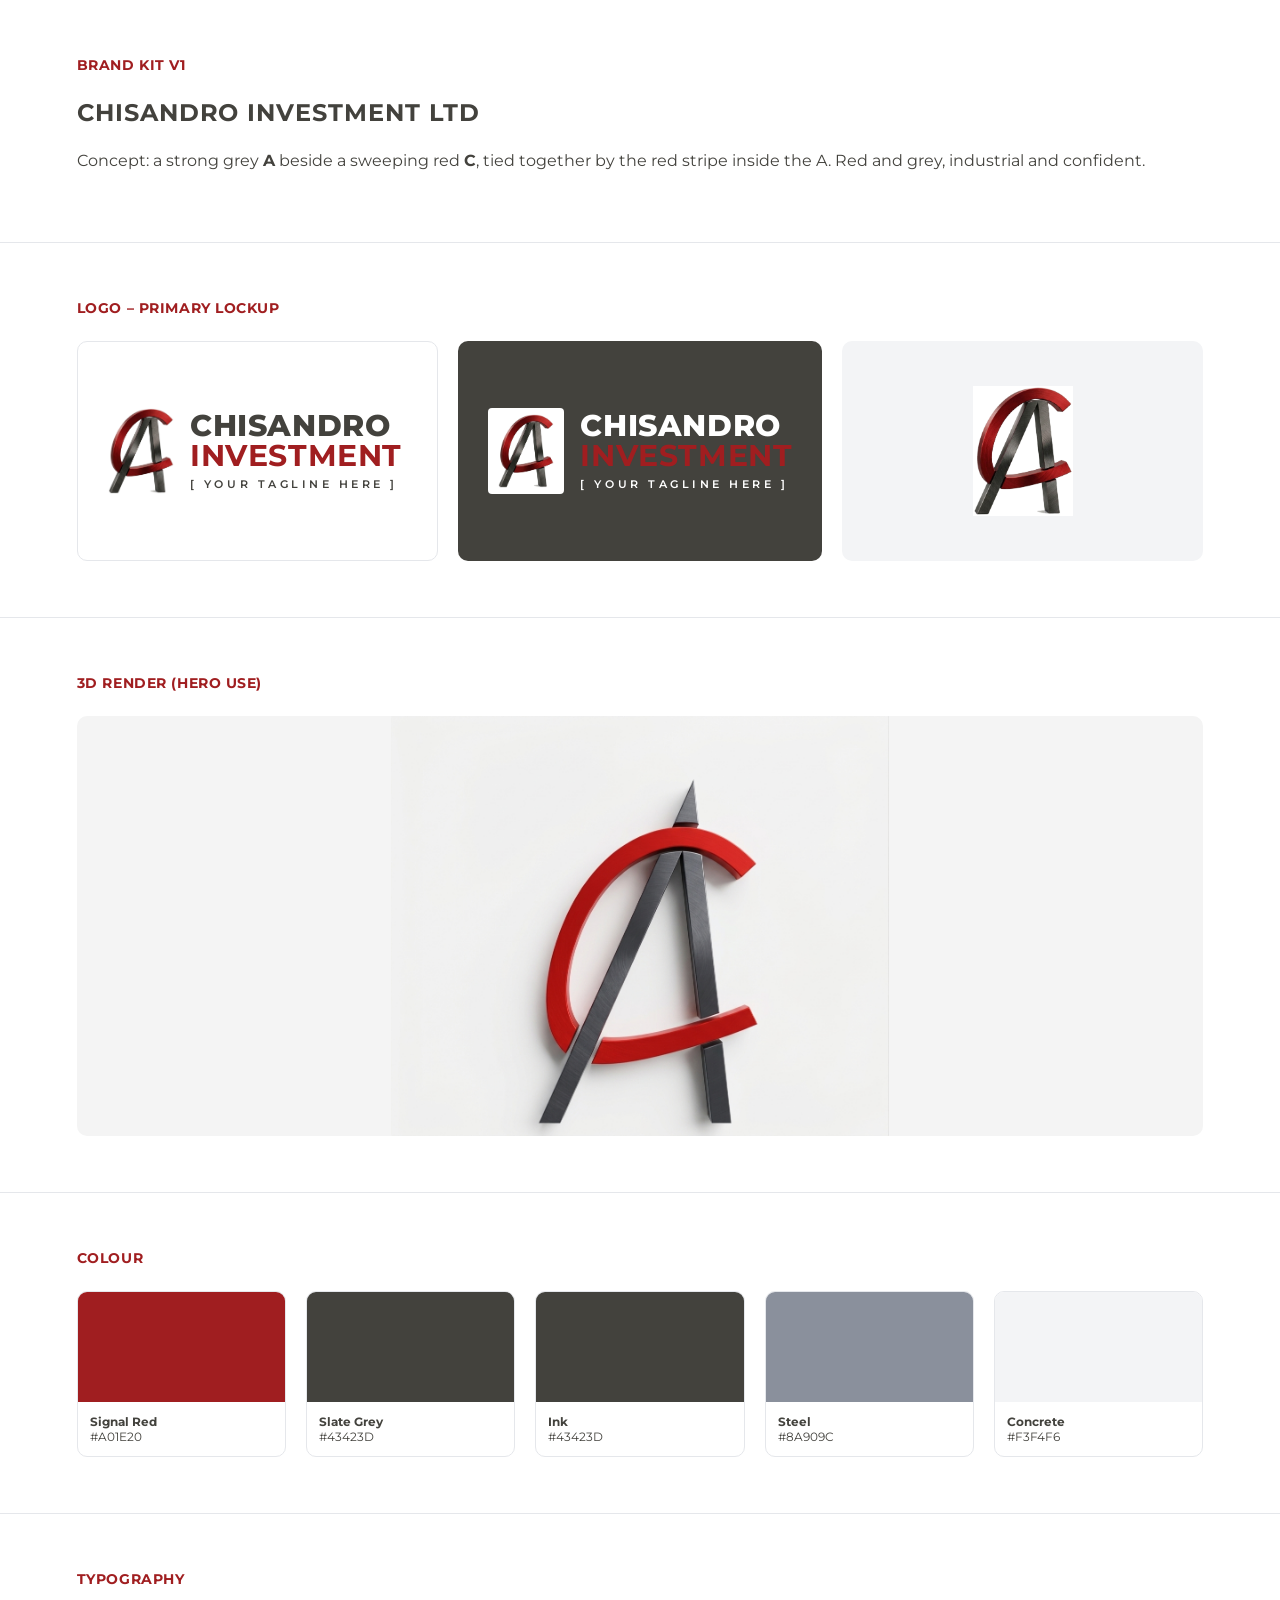
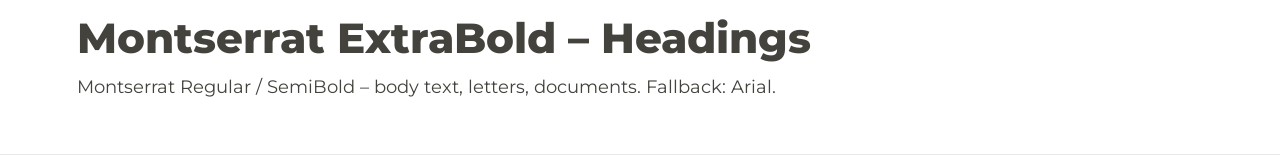
<file: brand/brand-kit.html>
<!doctype html>
<html lang="en"><head><meta charset="utf-8"><meta name="viewport" content="width=device-width,initial-scale=1">
<title>Chisandro Investment LTD – Brand Kit</title>
<link href="https://fonts.googleapis.com/css2?family=Montserrat:wght@400;600;800&display=swap" rel="stylesheet">
<style>
:root{--red:#A01E20;--ink:#43423D;--grey:#43423D;--mid:#8A909C;--light:#F3F4F6}
*{box-sizing:border-box}body{margin:0;font-family:Montserrat,Arial,sans-serif;color:var(--ink);background:#fff}
section{padding:56px 6vw;border-bottom:1px solid #e5e7eb}
h1,h2{margin:0 0 24px;letter-spacing:.04em;text-transform:uppercase}h2{font-size:14px;color:var(--red)}
.row{display:flex;flex-wrap:wrap;gap:20px}
.box{flex:1 1 260px;min-height:220px;display:flex;align-items:center;justify-content:center;border-radius:10px;padding:30px}
.lock{display:flex;align-items:center;gap:16px}
.lock img{height:86px;width:auto}
.name{font-weight:800;font-size:30px;line-height:1;letter-spacing:.02em}
.name b{color:var(--red)}
.sub{font-size:11px;letter-spacing:.32em;margin-top:6px;font-weight:600}
.sw{flex:1 1 150px;border-radius:10px;overflow:hidden;border:1px solid #e5e7eb}
.sw i{display:block;height:110px}.sw p{margin:0;padding:12px;font-size:12px}
</style></head><body>
<section><h2>Brand kit v1</h2><h1>Chisandro Investment LTD</h1><p>Concept: a strong grey <b>A</b> beside a sweeping red <b>C</b>, tied together by the red stripe inside the A. Red and grey, industrial and confident.</p></section>
<section><h2>Logo – primary lockup</h2>
<div class="row">
<div class="box" style="background:#fff;border:1px solid #e5e7eb">
 <div class="lock"><img src="chisandro-logo-3d.png" alt="Chisandro logo">
 <div><div class="name">CHISANDRO <b>INVESTMENT</b></div><div class="sub">[ YOUR TAGLINE HERE ]</div></div></div></div>
<div class="box" style="background:var(--grey)">
 <div class="lock"><img style="background:#fff;padding:6px 10px;border-radius:4px" src="chisandro-logo-3d.png" alt="Chisandro logo">
 <div style="color:#fff"><div class="name">CHISANDRO <b>INVESTMENT</b></div><div class="sub">[ YOUR TAGLINE HERE ]</div></div></div></div>
<div class="box" style="background:var(--light)"><img src="chisandro-logo-3d.png" height="130" alt="mark"></div>
</div></section>
<section><h2>3D render (hero use)</h2><div class="row"><div class="box" style="background:#f4f4f4;padding:0;overflow:hidden"><img src="logo-3d-render.jpg" alt="3D render of the Chisandro logo" style="max-width:100%;max-height:420px"></div></div></section>
<section><h2>Colour</h2><div class="row">
<div class="sw"><i style="background:#A01E20"></i><p><b>Signal Red</b><br>#A01E20</p></div>
<div class="sw"><i style="background:#43423D"></i><p><b>Slate Grey</b><br>#43423D</p></div>
<div class="sw"><i style="background:#43423D"></i><p><b>Ink</b><br>#43423D</p></div>
<div class="sw"><i style="background:#8A909C"></i><p><b>Steel</b><br>#8A909C</p></div>
<div class="sw"><i style="background:#F3F4F6"></i><p><b>Concrete</b><br>#F3F4F6</p></div>
</div></section>
<section><h2>Typography</h2>
<p style="font-size:42px;font-weight:800;margin:0">Montserrat ExtraBold – Headings</p>
<p style="font-size:18px;margin:12px 0 0">Montserrat Regular / SemiBold – body text, letters, documents. Fallback: Arial.</p></section>
</body></html>
</file>
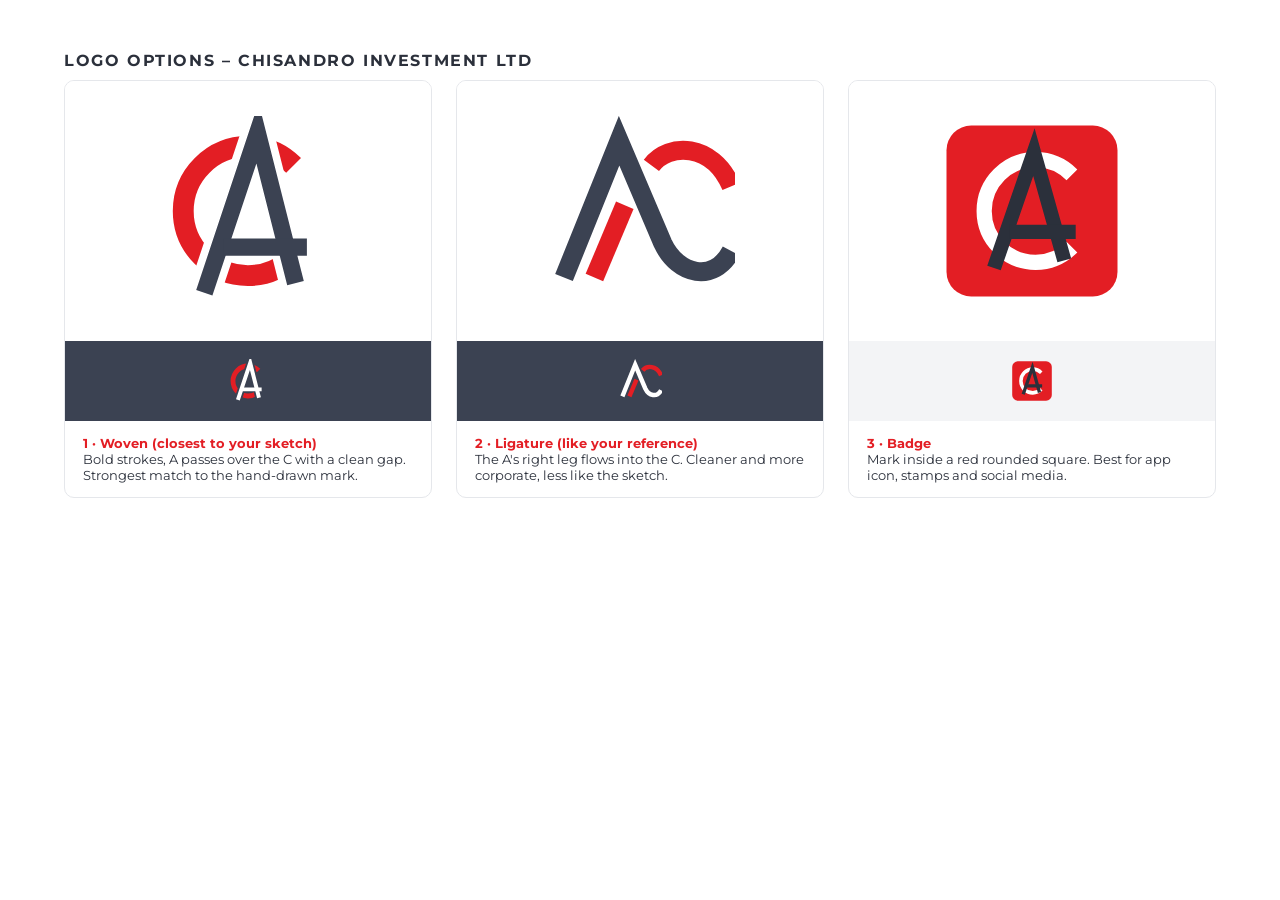
<file: brand/logo-options.html>
<!doctype html>
<html lang="en"><head><meta charset="utf-8"><title>Chisandro – Logo Options</title>
<link href="https://fonts.googleapis.com/css2?family=Montserrat:wght@600;800&display=swap" rel="stylesheet">
<style>
body{margin:0;padding:40px 5vw;font-family:Montserrat,Arial,sans-serif;color:#2B303B;background:#fff}
h1{font-size:16px;letter-spacing:.1em;text-transform:uppercase}
.row{display:grid;grid-template-columns:repeat(auto-fit,minmax(300px,1fr));gap:24px}
.opt{border:1px solid #e5e7eb;border-radius:10px;overflow:hidden}
.big{height:260px;display:flex;align-items:center;justify-content:center;background:#fff}
.big svg{width:190px;height:190px}
.small{display:flex;gap:30px;align-items:center;justify-content:center;padding:18px;background:#F3F4F6}.small.dark{background:#3B4252}
.small svg{height:44px;width:44px}
.lbl{padding:14px 18px;font-size:13px}.lbl b{color:#E31E24}
.lock{display:flex;align-items:center;gap:12px;padding:18px;justify-content:center}
.lock svg{width:64px;height:64px}.n{font-weight:800;font-size:20px;line-height:1}.n i{font-style:normal;color:#E31E24}
</style></head><body>
<h1>Logo options – Chisandro Investment LTD</h1>
<div class="row">

<!-- Option 1: sketch-faithful woven -->
<div class="opt">
<div class="big"><svg viewBox="0 0 200 200">
<path d="M148 52 A68 68 0 1 0 148 148" fill="none" stroke="#E31E24" stroke-width="22"/>
<path d="M54 186 L110 18 L150 176" fill="none" stroke="#fff" stroke-width="34" stroke-linejoin="miter"/>
<path d="M54 186 L110 18 L150 176" fill="none" stroke="#3B4252" stroke-width="18" stroke-linejoin="miter" stroke-miterlimit="10"/>
<path d="M74 138 L162 138" stroke="#3B4252" stroke-width="18"/>
</svg></div>
<div class="small dark"><svg viewBox="0 0 200 200"><path d="M148 52 A68 68 0 1 0 148 148" fill="none" stroke="#E31E24" stroke-width="22"/><path d="M54 186 L110 18 L150 176" fill="none" stroke="#3B4252" stroke-width="34"/><path d="M54 186 L110 18 L150 176" fill="none" stroke="#fff" stroke-width="18" stroke-miterlimit="10"/><path d="M74 138 L162 138" stroke="#fff" stroke-width="18"/></svg></div>
<div class="lbl"><b>1 · Woven (closest to your sketch)</b><br>Bold strokes, A passes over the C with a clean gap. Strongest match to the hand-drawn mark.</div></div>

<!-- Option 2: ligature like reference -->
<div class="opt">
<div class="big"><svg viewBox="0 0 200 200">
<path d="M20 170 L78 26 L124 134 C140 168 178 176 196 142" fill="none" stroke="#3B4252" stroke-width="20" stroke-linejoin="miter" stroke-miterlimit="10"/>
<path d="M196 74 C176 28 130 28 112 52" fill="none" stroke="#E31E24" stroke-width="20"/>
<path d="M52 170 L84 94" stroke="#E31E24" stroke-width="20"/>
</svg></div>
<div class="small dark"><svg viewBox="0 0 200 200"><path d="M20 170 L78 26 L124 134 C140 168 178 176 196 142" fill="none" stroke="#fff" stroke-width="20" stroke-miterlimit="10"/><path d="M196 74 C176 28 130 28 112 52" fill="none" stroke="#E31E24" stroke-width="20"/><path d="M52 170 L84 94" stroke="#E31E24" stroke-width="20"/></svg></div>
<div class="lbl"><b>2 · Ligature (like your reference)</b><br>The A's right leg flows into the C. Cleaner and more corporate, less like the sketch.</div></div>

<!-- Option 3: badge -->
<div class="opt">
<div class="big"><svg viewBox="0 0 200 200">
<rect x="10" y="10" width="180" height="180" rx="26" fill="#E31E24"/>
<path d="M142 62 A54 54 0 1 0 142 138" fill="none" stroke="#fff" stroke-width="16"/>
<path d="M60 160 L102 38 L134 152" fill="none" stroke="#2B303B" stroke-width="15" stroke-miterlimit="10"/>
<path d="M76 122 L146 122" stroke="#2B303B" stroke-width="15"/>
</svg></div>
<div class="small"><svg viewBox="0 0 200 200"><rect x="10" y="10" width="180" height="180" rx="26" fill="#E31E24"/><path d="M142 62 A54 54 0 1 0 142 138" fill="none" stroke="#fff" stroke-width="16"/><path d="M60 160 L102 38 L134 152" fill="none" stroke="#2B303B" stroke-width="15" stroke-miterlimit="10"/><path d="M76 122 L146 122" stroke="#2B303B" stroke-width="15"/></svg></div>
<div class="lbl"><b>3 · Badge</b><br>Mark inside a red rounded square. Best for app icon, stamps and social media.</div></div>

</div></body></html>
</file>
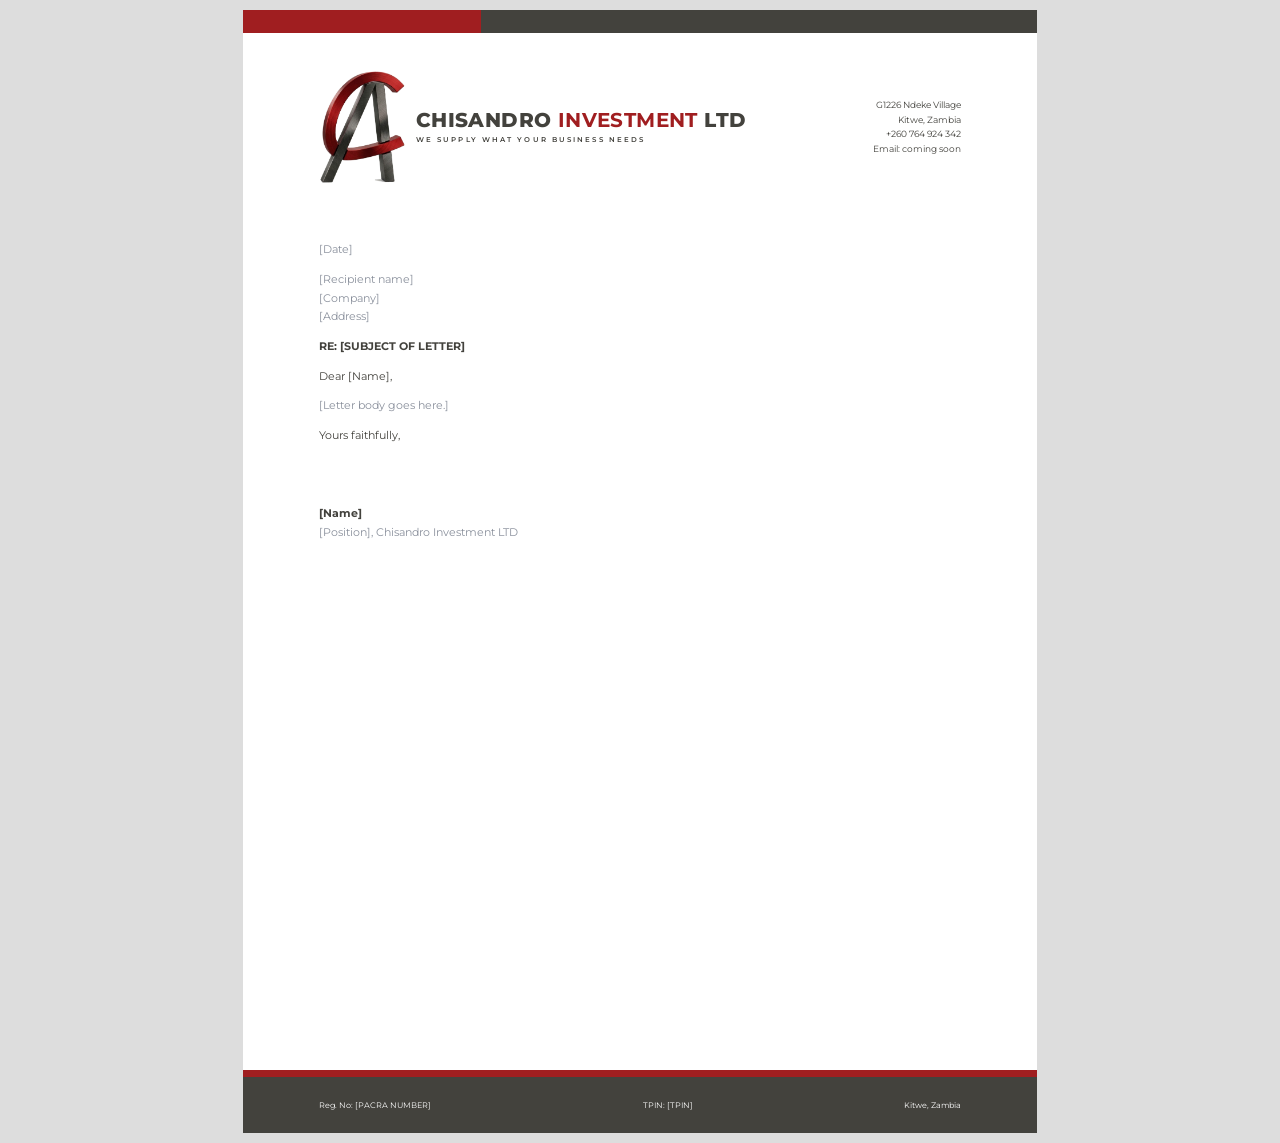
<file: letterhead/letterhead.html>
<!doctype html>
<html lang="en"><head><meta charset="utf-8"><title>Chisandro Investment LTD – Letterhead</title>
<link href="https://fonts.googleapis.com/css2?family=Montserrat:wght@400;600;800&display=swap" rel="stylesheet">
<style>
@page{size:A4;margin:0}
body{margin:0;background:#ddd;font-family:Montserrat,Arial,sans-serif;color:#43423D}
.page{width:210mm;height:297mm;margin:10px auto;background:#fff;position:relative;overflow:hidden}
.bar{position:absolute;top:0;left:0;right:0;height:6mm;background:linear-gradient(90deg,#A01E20 0 30%,#43423D 30% 100%)}
header{position:absolute;top:16mm;left:20mm;right:20mm;display:flex;justify-content:space-between;align-items:center}
.lock{display:flex;align-items:center;gap:10px}.lock img{height:30mm;width:auto;flex:none}
.name{font-weight:800;font-size:20px;letter-spacing:.02em;line-height:1}.name b{color:#A01E20}
.sub{font-size:7px;letter-spacing:.3em;margin-top:5px;font-weight:600}
.contact{font-size:8.5px;text-align:right;line-height:1.7;color:#43423D}
.body{position:absolute;top:58mm;left:20mm;right:20mm;font-size:11px;line-height:1.7}
.body .ph{color:#8A909C}
footer{position:absolute;bottom:0;left:0;right:0;background:#43423D;color:#fff;font-size:8px;padding:6mm 20mm;display:flex;justify-content:space-between;border-top:2mm solid #A01E20}
@media print{body{background:none}.page{margin:0}}
</style></head><body>
<div class="page"><div class="bar"></div>
<header>
 <div class="lock"><img src="../brand/chisandro-logo-3d.png" alt="Chisandro logo">
 <div><div class="name">CHISANDRO <b>INVESTMENT</b> LTD</div><div class="sub">WE SUPPLY WHAT YOUR BUSINESS NEEDS</div></div></div>
 <div class="contact">G1226 Ndeke Village<br>Kitwe, Zambia<br>+260 764 924 342<br>Email: coming soon</div>
</header>
<div class="body">
<p class="ph">[Date]</p>
<p class="ph">[Recipient name]<br>[Company]<br>[Address]</p>
<p><b>RE: [SUBJECT OF LETTER]</b></p>
<p>Dear [Name],</p>
<p class="ph">[Letter body goes here.]</p>
<p>Yours faithfully,</p><br><br>
<p><b>[Name]</b><br><span class="ph">[Position], Chisandro Investment LTD</span></p>
</div>
<footer><span>Reg. No: [PACRA NUMBER]</span><span>TPIN: [TPIN]</span><span>Kitwe, Zambia</span></footer>
</div></body></html>
</file>
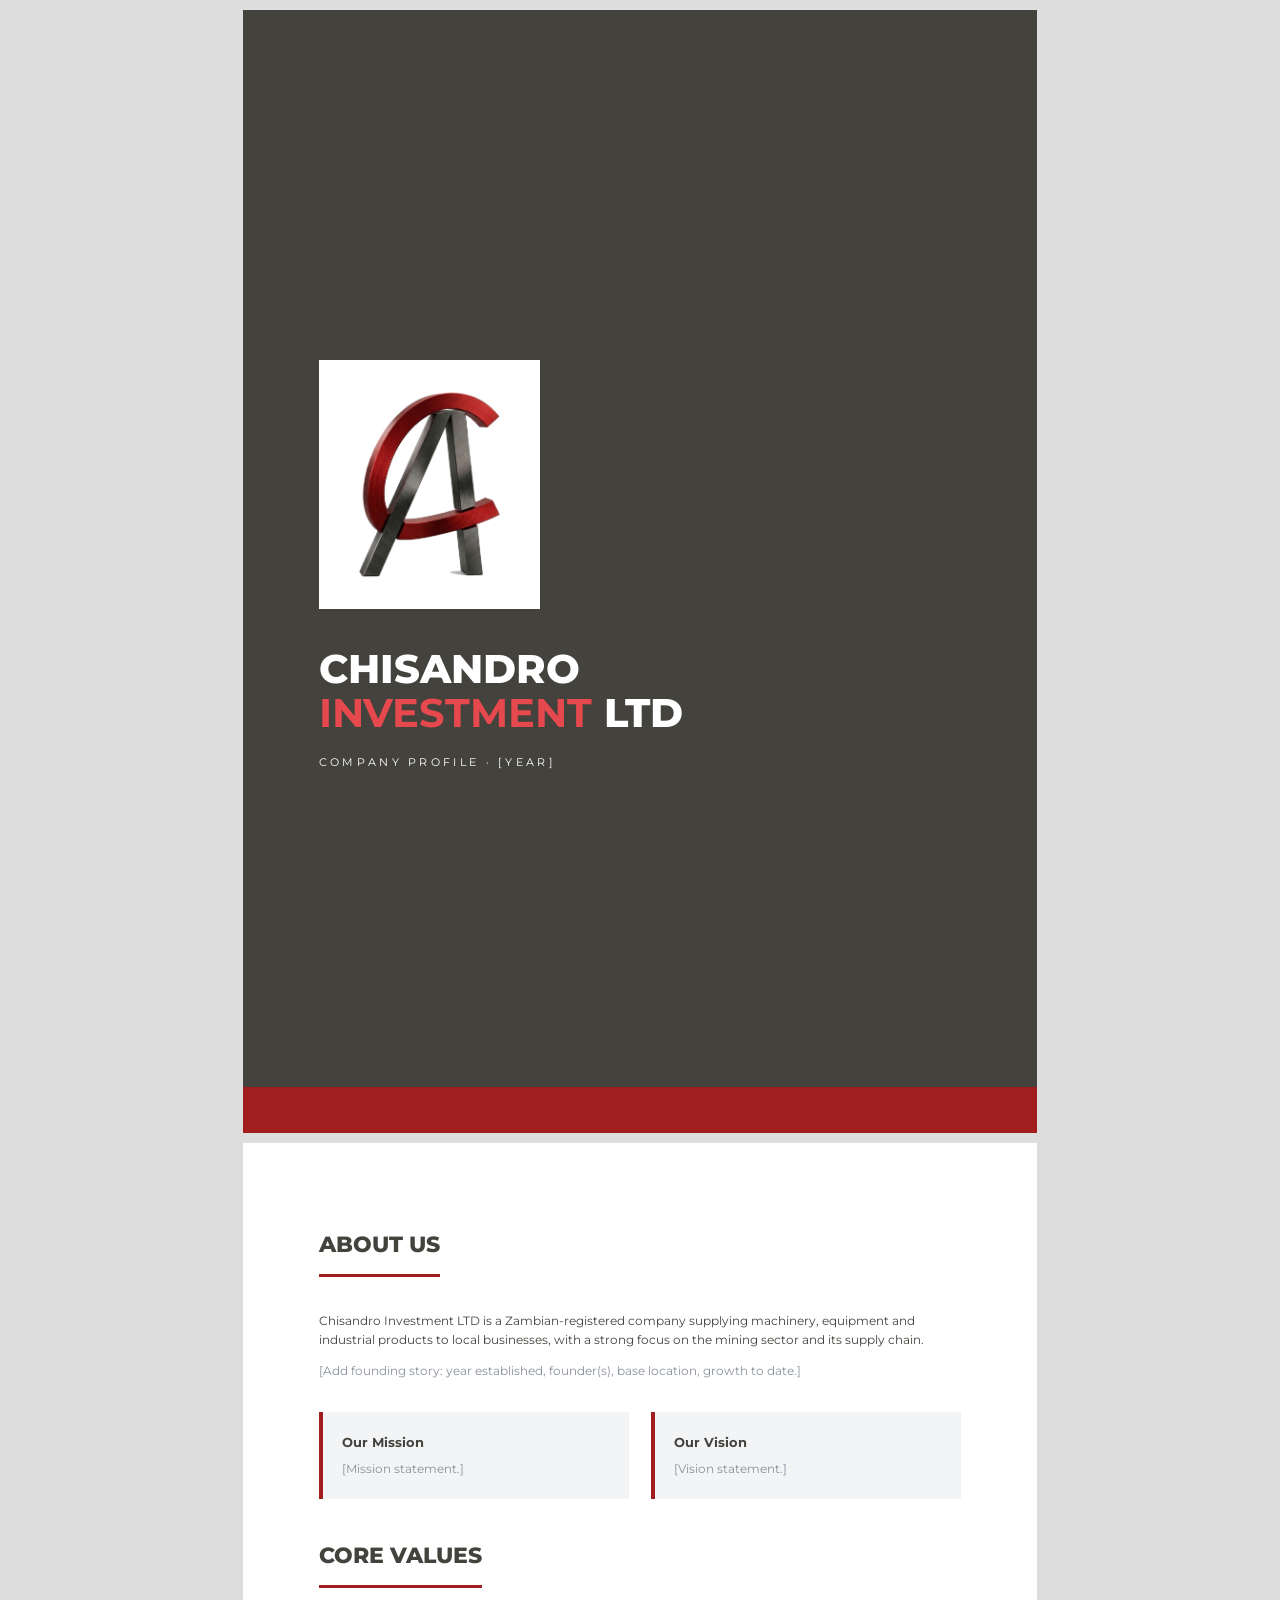
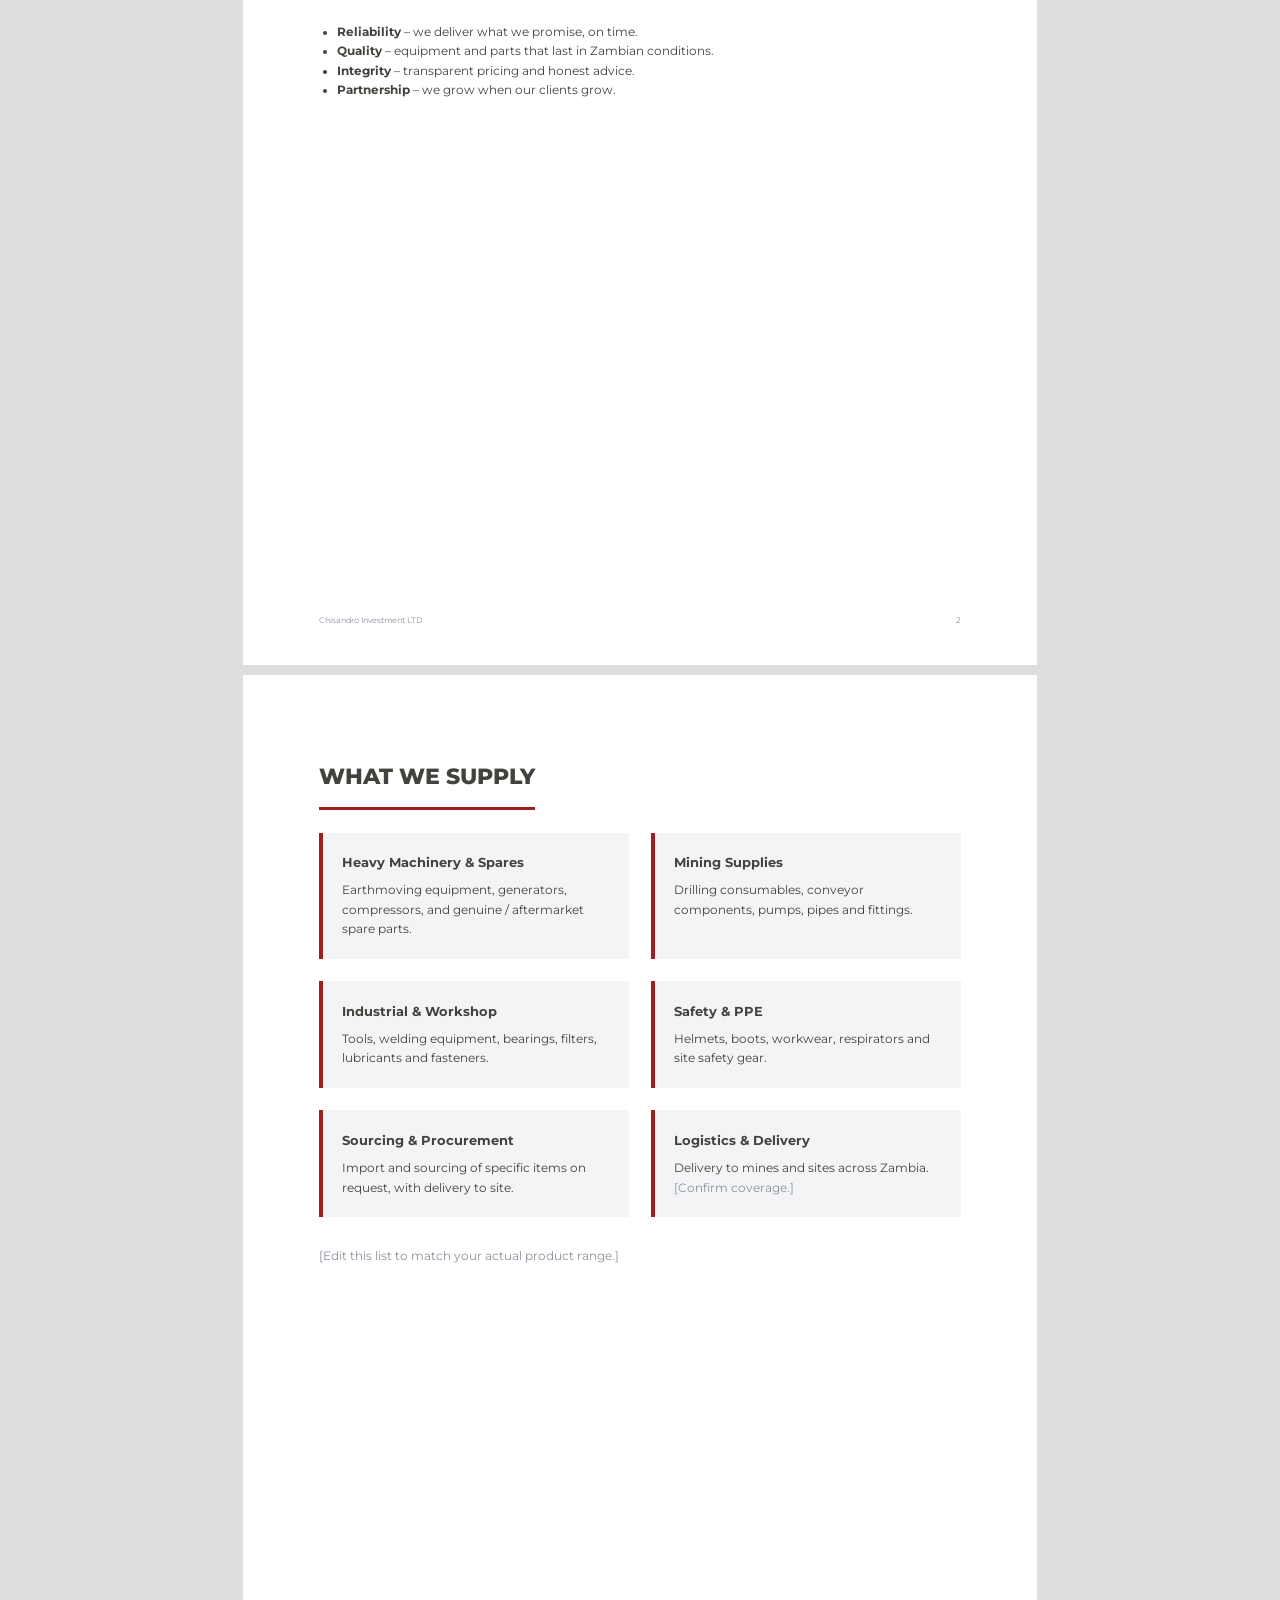
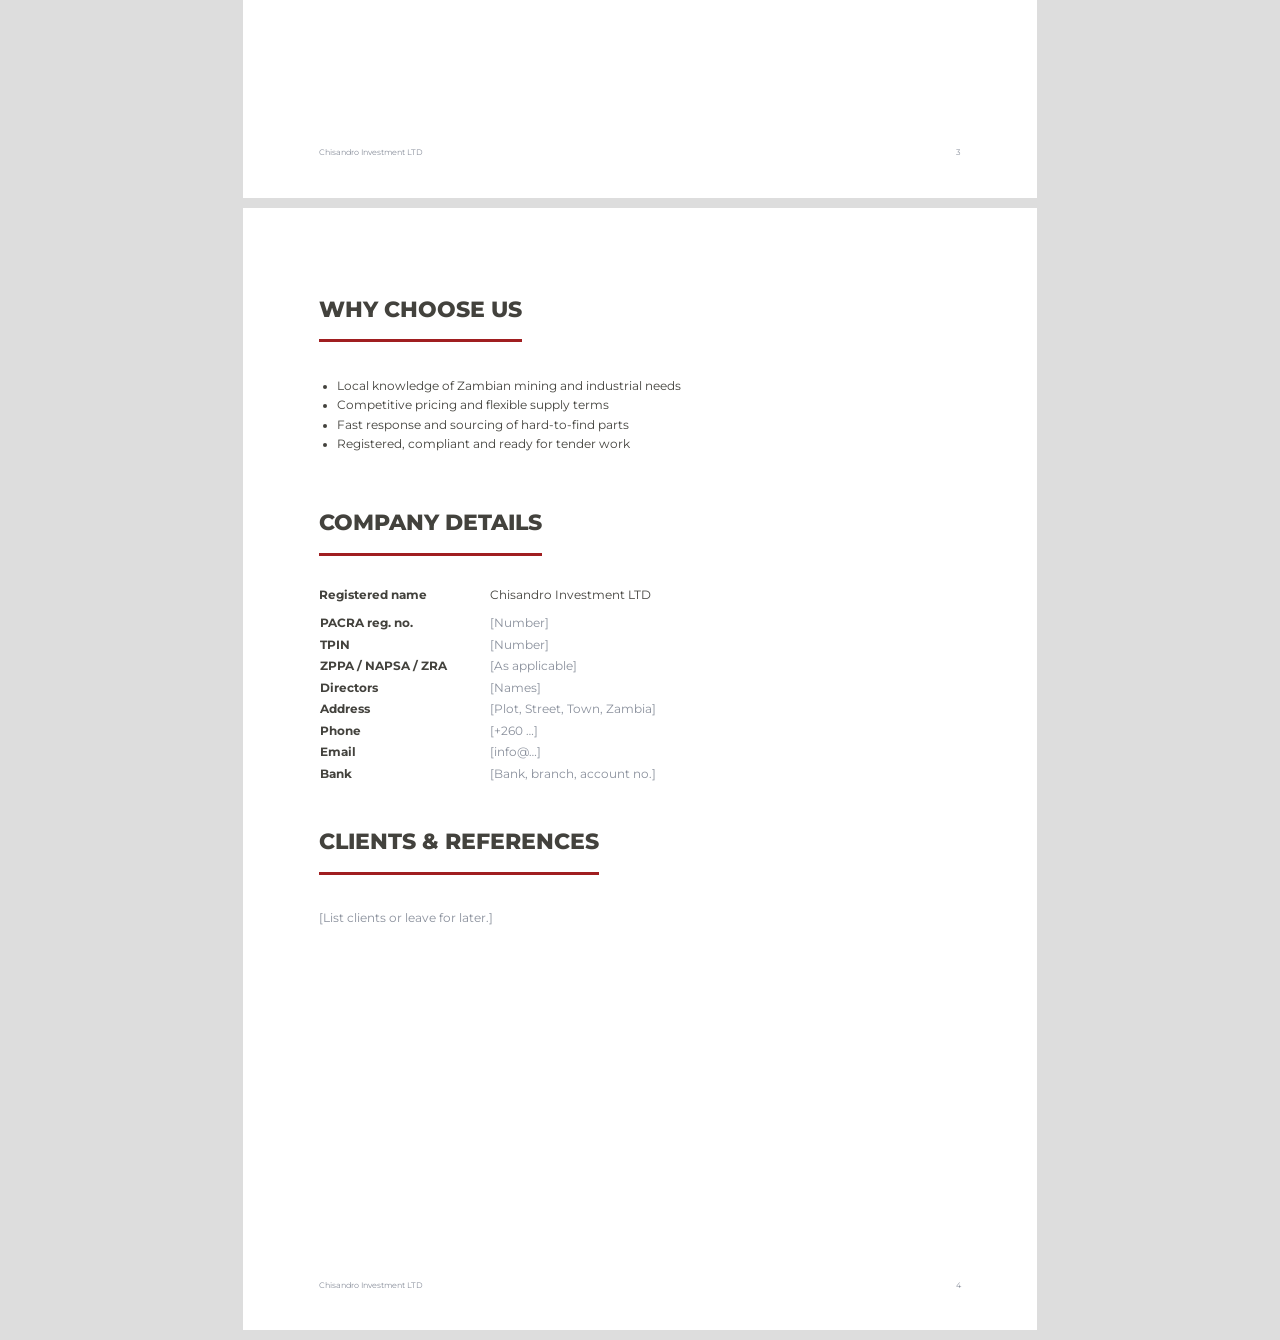
<file: profile/company-profile.html>
<!doctype html>
<html lang="en"><head><meta charset="utf-8"><title>Chisandro Investment LTD – Company Profile</title>
<link href="https://fonts.googleapis.com/css2?family=Montserrat:wght@400;600;800&display=swap" rel="stylesheet">
<style>
@page{size:A4;margin:0}
:root{--red:#A01E20;--grey:#43423D;--ink:#43423D;--steel:#8A909C}
body{margin:0;background:#ddd;font-family:Montserrat,Arial,sans-serif;color:var(--ink);font-size:11.5px;line-height:1.7}
.page{width:210mm;height:297mm;margin:10px auto;background:#fff;position:relative;overflow:hidden;padding:22mm 20mm;box-sizing:border-box;page-break-after:always}
.cover{background:var(--grey);color:#fff;display:flex;flex-direction:column;justify-content:center}
.plate{background:#fff;padding:8mm 10mm;display:inline-block;align-self:flex-start;margin-left:0}.plate img{height:50mm;width:auto;display:block}.cover h1{font-size:40px;font-weight:800;margin:10mm 0 2mm;line-height:1.1}.cover h1 b{color:#E5484D}
.cover p{letter-spacing:.3em;font-size:11px}.cover .strip{position:absolute;bottom:0;left:0;right:0;height:12mm;background:var(--red)}
h2{font-size:22px;font-weight:800;text-transform:uppercase;margin:0 0 6mm;padding-bottom:3mm;border-bottom:3px solid var(--red);display:inline-block}
.ph{color:var(--steel)}
.grid{display:grid;grid-template-columns:1fr 1fr;gap:6mm}
.card{background:#F3F4F6;border-left:4px solid var(--red);padding:5mm}.card b{display:block;font-size:13px;margin-bottom:2mm}
ul{padding-left:18px}
.foot{position:absolute;bottom:10mm;left:20mm;right:20mm;font-size:8px;color:var(--steel);display:flex;justify-content:space-between}
@media print{body{background:none}.page{margin:0}}
</style></head><body>

<div class="page cover">
<div class="plate"><img src="../brand/chisandro-logo-3d.png" alt="Chisandro logo"></div>
<h1>CHISANDRO<br><b>INVESTMENT</b> LTD</h1><p>COMPANY PROFILE · [YEAR]</p><div class="strip"></div></div>

<div class="page"><h2>About Us</h2>
<p>Chisandro Investment LTD is a Zambian-registered company supplying machinery, equipment and industrial products to local businesses, with a strong focus on the mining sector and its supply chain.</p>
<p class="ph">[Add founding story: year established, founder(s), base location, growth to date.]</p>
<div class="grid" style="margin-top:8mm">
<div class="card"><b>Our Mission</b><span class="ph">[Mission statement.]</span></div>
<div class="card"><b>Our Vision</b><span class="ph">[Vision statement.]</span></div></div>
<h2 style="margin-top:10mm">Core Values</h2>
<ul><li><b>Reliability</b> – we deliver what we promise, on time.</li><li><b>Quality</b> – equipment and parts that last in Zambian conditions.</li><li><b>Integrity</b> – transparent pricing and honest advice.</li><li><b>Partnership</b> – we grow when our clients grow.</li></ul>
<div class="foot"><span>Chisandro Investment LTD</span><span>2</span></div></div>

<div class="page"><h2>What We Supply</h2>
<div class="grid">
<div class="card"><b>Heavy Machinery & Spares</b>Earthmoving equipment, generators, compressors, and genuine / aftermarket spare parts.</div>
<div class="card"><b>Mining Supplies</b>Drilling consumables, conveyor components, pumps, pipes and fittings.</div>
<div class="card"><b>Industrial & Workshop</b>Tools, welding equipment, bearings, filters, lubricants and fasteners.</div>
<div class="card"><b>Safety & PPE</b>Helmets, boots, workwear, respirators and site safety gear.</div>
<div class="card"><b>Sourcing & Procurement</b>Import and sourcing of specific items on request, with delivery to site.</div>
<div class="card"><b>Logistics & Delivery</b>Delivery to mines and sites across Zambia. <span class="ph">[Confirm coverage.]</span></div></div>
<p class="ph" style="margin-top:8mm">[Edit this list to match your actual product range.]</p>
<div class="foot"><span>Chisandro Investment LTD</span><span>3</span></div></div>

<div class="page"><h2>Why Choose Us</h2>
<ul><li>Local knowledge of Zambian mining and industrial needs</li><li>Competitive pricing and flexible supply terms</li><li>Fast response and sourcing of hard-to-find parts</li><li>Registered, compliant and ready for tender work</li></ul>
<h2 style="margin-top:10mm">Company Details</h2>
<table style="border-collapse:collapse;width:100%">
<tr><td style="padding:2mm 0;width:45mm"><b>Registered name</b></td><td>Chisandro Investment LTD</td></tr>
<tr><td><b>PACRA reg. no.</b></td><td class="ph">[Number]</td></tr>
<tr><td><b>TPIN</b></td><td class="ph">[Number]</td></tr>
<tr><td><b>ZPPA / NAPSA / ZRA</b></td><td class="ph">[As applicable]</td></tr>
<tr><td><b>Directors</b></td><td class="ph">[Names]</td></tr>
<tr><td><b>Address</b></td><td class="ph">[Plot, Street, Town, Zambia]</td></tr>
<tr><td><b>Phone</b></td><td class="ph">[+260 …]</td></tr>
<tr><td><b>Email</b></td><td class="ph">[info@…]</td></tr>
<tr><td><b>Bank</b></td><td class="ph">[Bank, branch, account no.]</td></tr></table>
<h2 style="margin-top:10mm">Clients & References</h2><p class="ph">[List clients or leave for later.]</p>
<div class="foot"><span>Chisandro Investment LTD</span><span>4</span></div></div>
</body></html>
</file>
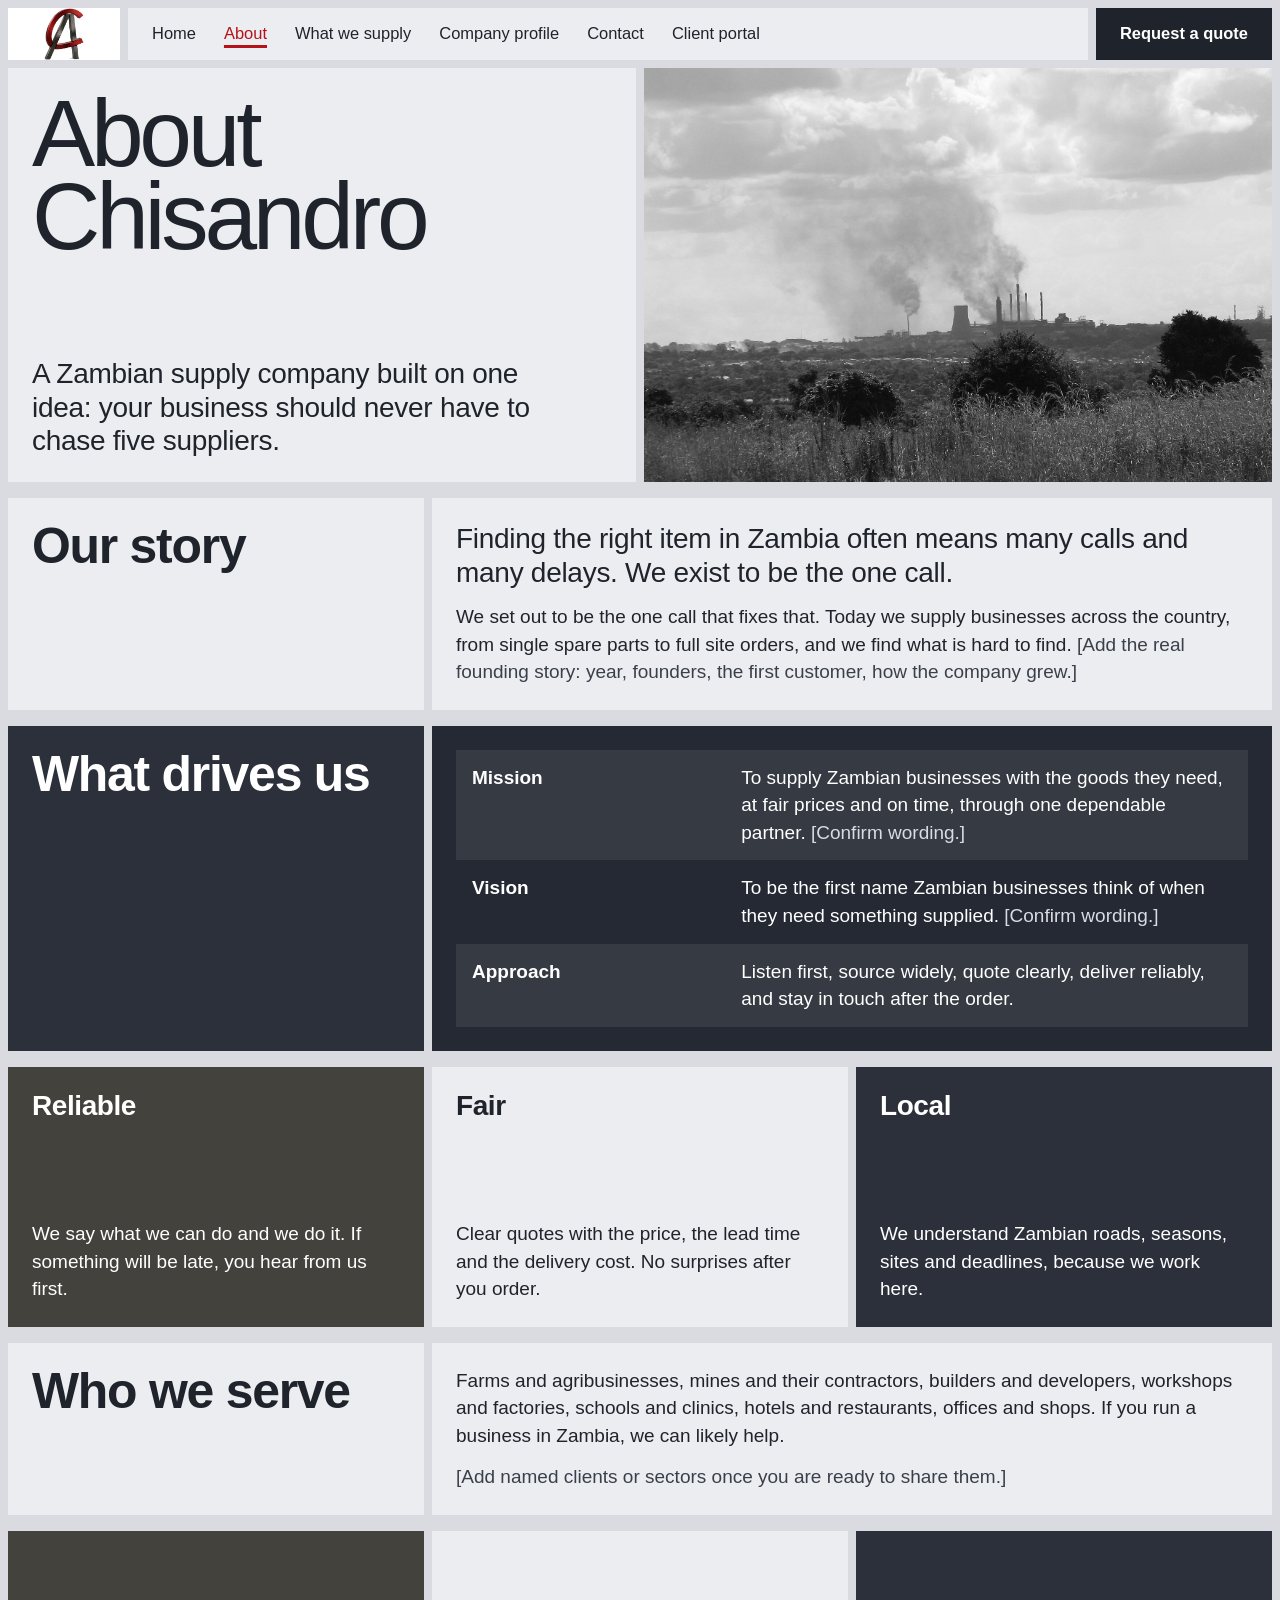
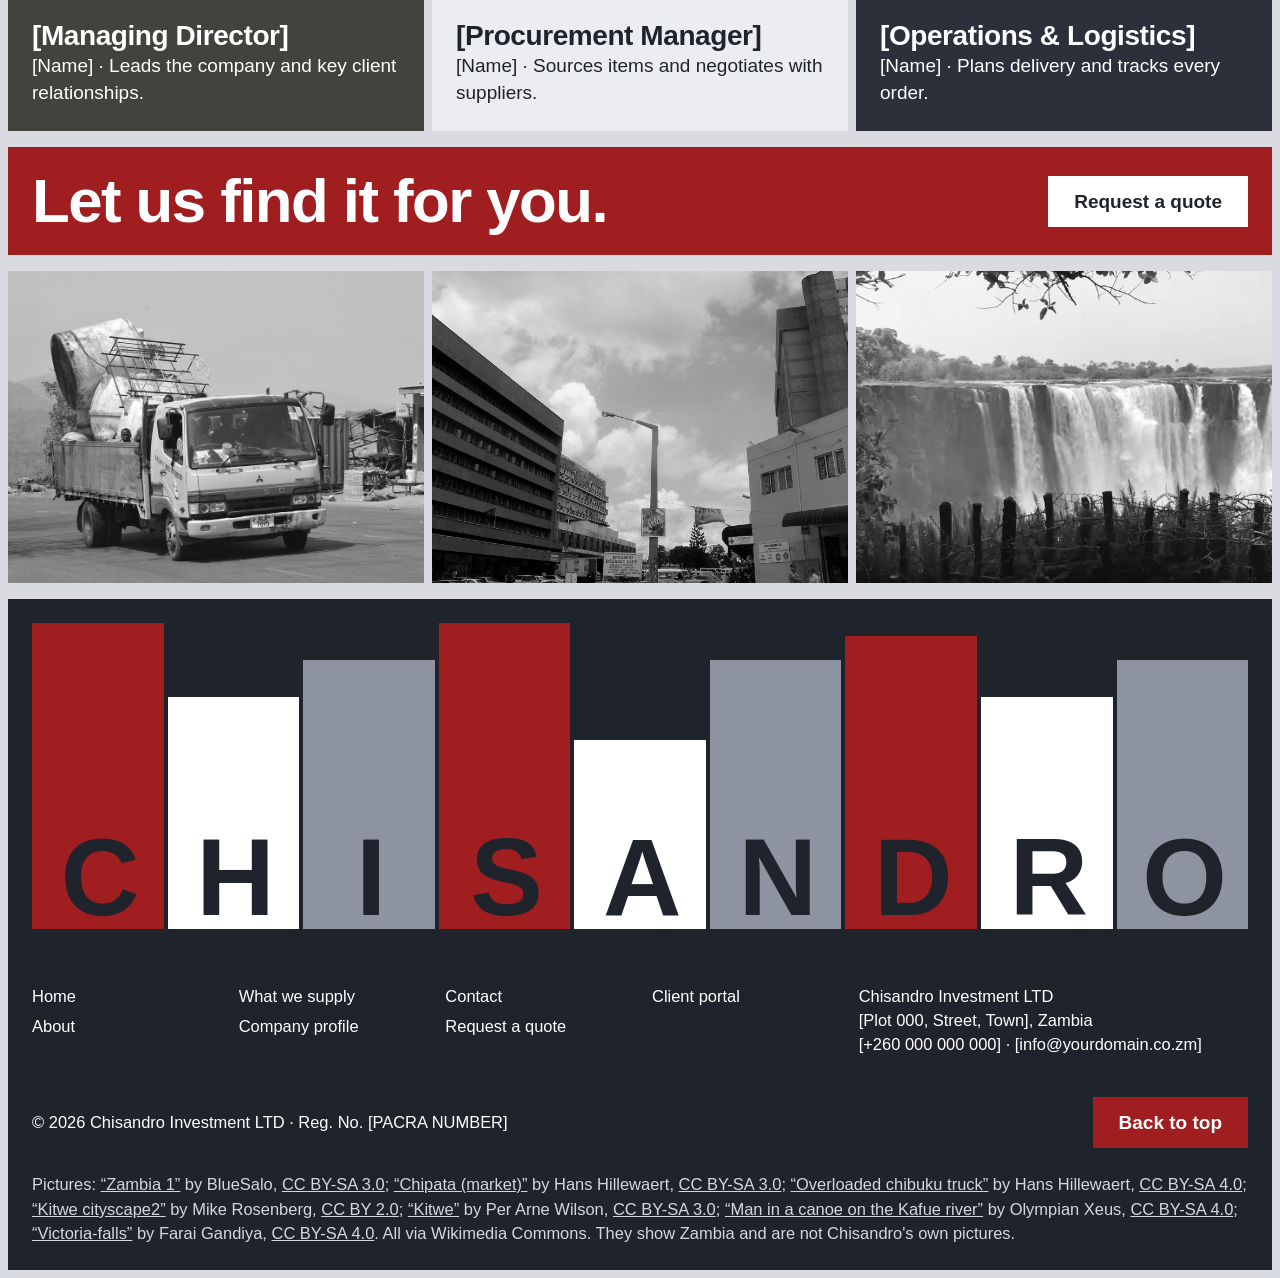
<file: website/about.html>
<!doctype html>
<html lang="en"><head><meta charset="utf-8"><meta name="viewport" content="width=device-width,initial-scale=1">
<title>About – Chisandro Investment LTD</title>
<meta name="description" content="The story, mission and values of Chisandro Investment LTD, a Zambian supply company.">
<link rel="preconnect" href="https://api.fontshare.com"><link rel="preconnect" href="https://cdn.fontshare.com" crossorigin>
<link href="https://api.fontshare.com/v2/css?f[]=general-sans@400,500,700&display=swap" rel="stylesheet">
<link rel="stylesheet" href="assets/site.css">
</head><body>
<script>document.documentElement.classList.add('js')</script>
<header class="board phead" id="top">
 <div class="bar" id="bar">
  <a class="logo t" href="index.html" aria-label="Chisandro Investment LTD – home"><img src="assets/logo.png" alt="" width="40" height="52"></a>
  <button class="menubtn" id="menubtn" aria-expanded="false" aria-controls="bar">Menu</button>
  <nav class="links t" aria-label="Main"><a href="index.html">Home</a><a href="about.html" aria-current="page">About</a><a href="products.html">What we supply</a><a href="profile.html">Company profile</a><a href="contact.html">Contact</a><a href="#portal" title="Coming soon">Client portal</a></nav>
  <a class="act" href="contact.html#request">Request a quote</a>
 </div>
 <div class="t pt"><h1>About<br>Chisandro</h1><p class="lead">A Zambian supply company built on one idea: your business should never have to chase five suppliers.</p></div>
 <div class="t ph"><img class="gs" src="assets/kitwe.jpg" alt="A street in Kitwe, on the Zambian Copperbelt"></div>
</header>
<main>
<section class="board sec" aria-label="Our story">
 <div class="t h"><h2 data-r>Our story</h2></div>
 <div class="t b" data-r style="--i:1"><p class="lead">Finding the right item in Zambia often means many calls and many delays. We exist to be the one call.</p>
 <p>We set out to be the one call that fixes that. Today we supply businesses across the country, from single spare parts to full site orders, and we find what is hard to find. <span class="sample">[Add the real founding story: year, founders, the first customer, how the company grew.]</span></p></div>
</section>
<section class="board sec dk" aria-label="Mission and vision">
 <div class="t h"><h2 data-r>What drives us</h2></div>
 <div class="t b"><table class="kv"><tbody>
  <tr><th scope="row">Mission</th><td>To supply Zambian businesses with the goods they need, at fair prices and on time, through one dependable partner. <span class="sample">[Confirm wording.]</span></td></tr>
  <tr><th scope="row">Vision</th><td>To be the first name Zambian businesses think of when they need something supplied. <span class="sample">[Confirm wording.]</span></td></tr>
  <tr><th scope="row">Approach</th><td>Listen first, source widely, quote clearly, deliver reliably, and stay in touch after the order.</td></tr></tbody></table></div>
</section>
<section class="board" aria-label="Values">
 <div class="g3">
  <div class="t" data-r><h3>Reliable</h3><p>We say what we can do and we do it. If something will be late, you hear from us first.</p></div>
  <div class="t" data-r style="--i:1"><h3>Fair</h3><p>Clear quotes with the price, the lead time and the delivery cost. No surprises after you order.</p></div>
  <div class="t" data-r style="--i:2"><h3>Local</h3><p>We understand Zambian roads, seasons, sites and deadlines, because we work here.</p></div>
 </div>
</section>
<section class="board sec" aria-label="Who we serve">
 <div class="t h"><h2 data-r>Who we serve</h2></div>
 <div class="t b"><p>Farms and agribusinesses, mines and their contractors, builders and developers, workshops and factories, schools and clinics, hotels and restaurants, offices and shops. If you run a business in Zambia, we can likely help.</p><p class="sample">[Add named clients or sectors once you are ready to share them.]</p></div>
</section>
<section class="board" aria-label="Team">
 <div class="team">
  <div class="t slate" style="background:var(--slate);color:#fff"><h3>[Managing Director]</h3><p>[Name] · Leads the company and key client relationships.</p></div>
  <div class="t" style="background:var(--tile)"><h3>[Procurement Manager]</h3><p>[Name] · Sources items and negotiates with suppliers.</p></div>
  <div class="t" style="background:var(--deep);color:#fff"><h3>[Operations &amp; Logistics]</h3><p>[Name] · Plans delivery and tracks every order.</p></div>
 </div>
</section>
<section class="board"><div class="t red" style="display:flex;gap:24px;justify-content:space-between;align-items:center;flex-wrap:wrap"><h2 style="font-size:var(--step-head)">Let us find it for you.</h2><a class="btn inv" href="contact.html#request">Request a quote</a></div></section>
<section class="board pics" aria-label="Pictures of Zambia"><div class="t ph"><img class="gs" src="assets/overloaded-chibuku-truck.jpg" alt="A heavily loaded truck on a Zambian road" loading="lazy"></div><div class="t ph"><img class="gs" src="assets/kitwe-cityscape2-flickr.jpg" alt="Kitwe city centre" loading="lazy"></div><div class="t ph"><video class="gs" src="assets/victoria-falls.webm" poster="assets/victoria-falls-poster.jpg" autoplay muted loop playsinline aria-label="Victoria Falls, on the Zambia border"></video></div></section></main>
<footer>
 <div class="word" aria-label="Chisandro"><span>C</span><span>H</span><span>I</span><span>S</span><span>A</span><span>N</span><span>D</span><span>R</span><span>O</span></div>
 <div class="fl">
  <div class="links2"><div><a href="index.html">Home</a><a href="about.html">About</a></div><div><a href="products.html">What we supply</a><a href="profile.html">Company profile</a></div><div><a href="contact.html">Contact</a><a href="contact.html#request">Request a quote</a></div><div><a href="#portal">Client portal</a></div></div>
  <div class="addr">Chisandro Investment LTD<br>[Plot 000, Street, Town], Zambia<br>[+260 000 000 000] · [info@yourdomain.co.zm]</div>
 </div>
 <div class="last"><span>© <span class="yr"></span> Chisandro Investment LTD · Reg. No. [PACRA NUMBER]</span><a class="btn" href="#top">Back to top</a></div>
 <p class="credits">Pictures: <a href="https://commons.wikimedia.org/wiki/File:Zambia_1.JPG">“Zambia 1”</a> by BlueSalo, <a href="https://creativecommons.org/licenses/by-sa/3.0">CC BY-SA 3.0</a>; <a href="https://commons.wikimedia.org/w/index.php?curid=4615188">“Chipata (market)”</a> by Hans Hillewaert, <a href="https://creativecommons.org/licenses/by-sa/3.0/">CC BY-SA 3.0</a>; <a href="https://commons.wikimedia.org/w/index.php?curid=22640076">“Overloaded chibuku truck”</a> by Hans Hillewaert, <a href="https://creativecommons.org/licenses/by-sa/4.0/">CC BY-SA 4.0</a>; <a href="https://commons.wikimedia.org/w/index.php?curid=92129072">“Kitwe cityscape2”</a> by Mike Rosenberg, <a href="https://creativecommons.org/licenses/by/2.0/">CC BY 2.0</a>; <a href="https://commons.wikimedia.org/w/index.php?curid=2181366">“Kitwe”</a> by Per Arne Wilson, <a href="https://creativecommons.org/licenses/by-sa/3.0/">CC BY-SA 3.0</a>; <a href="https://commons.wikimedia.org/w/index.php?curid=116497253">“Man in a canoe on the Kafue river”</a> by Olympian Xeus, <a href="https://creativecommons.org/licenses/by-sa/4.0/">CC BY-SA 4.0</a>; <a href="https://commons.wikimedia.org/wiki/File:Victoria-falls.webm">“Victoria-falls”</a> by Farai Gandiya, <a href="https://creativecommons.org/licenses/by-sa/4.0">CC BY-SA 4.0</a>. All via Wikimedia Commons. They show Zambia and are not Chisandro's own pictures.</p>
</footer>
<script src="assets/site.js"></script>
</body></html>
</file>
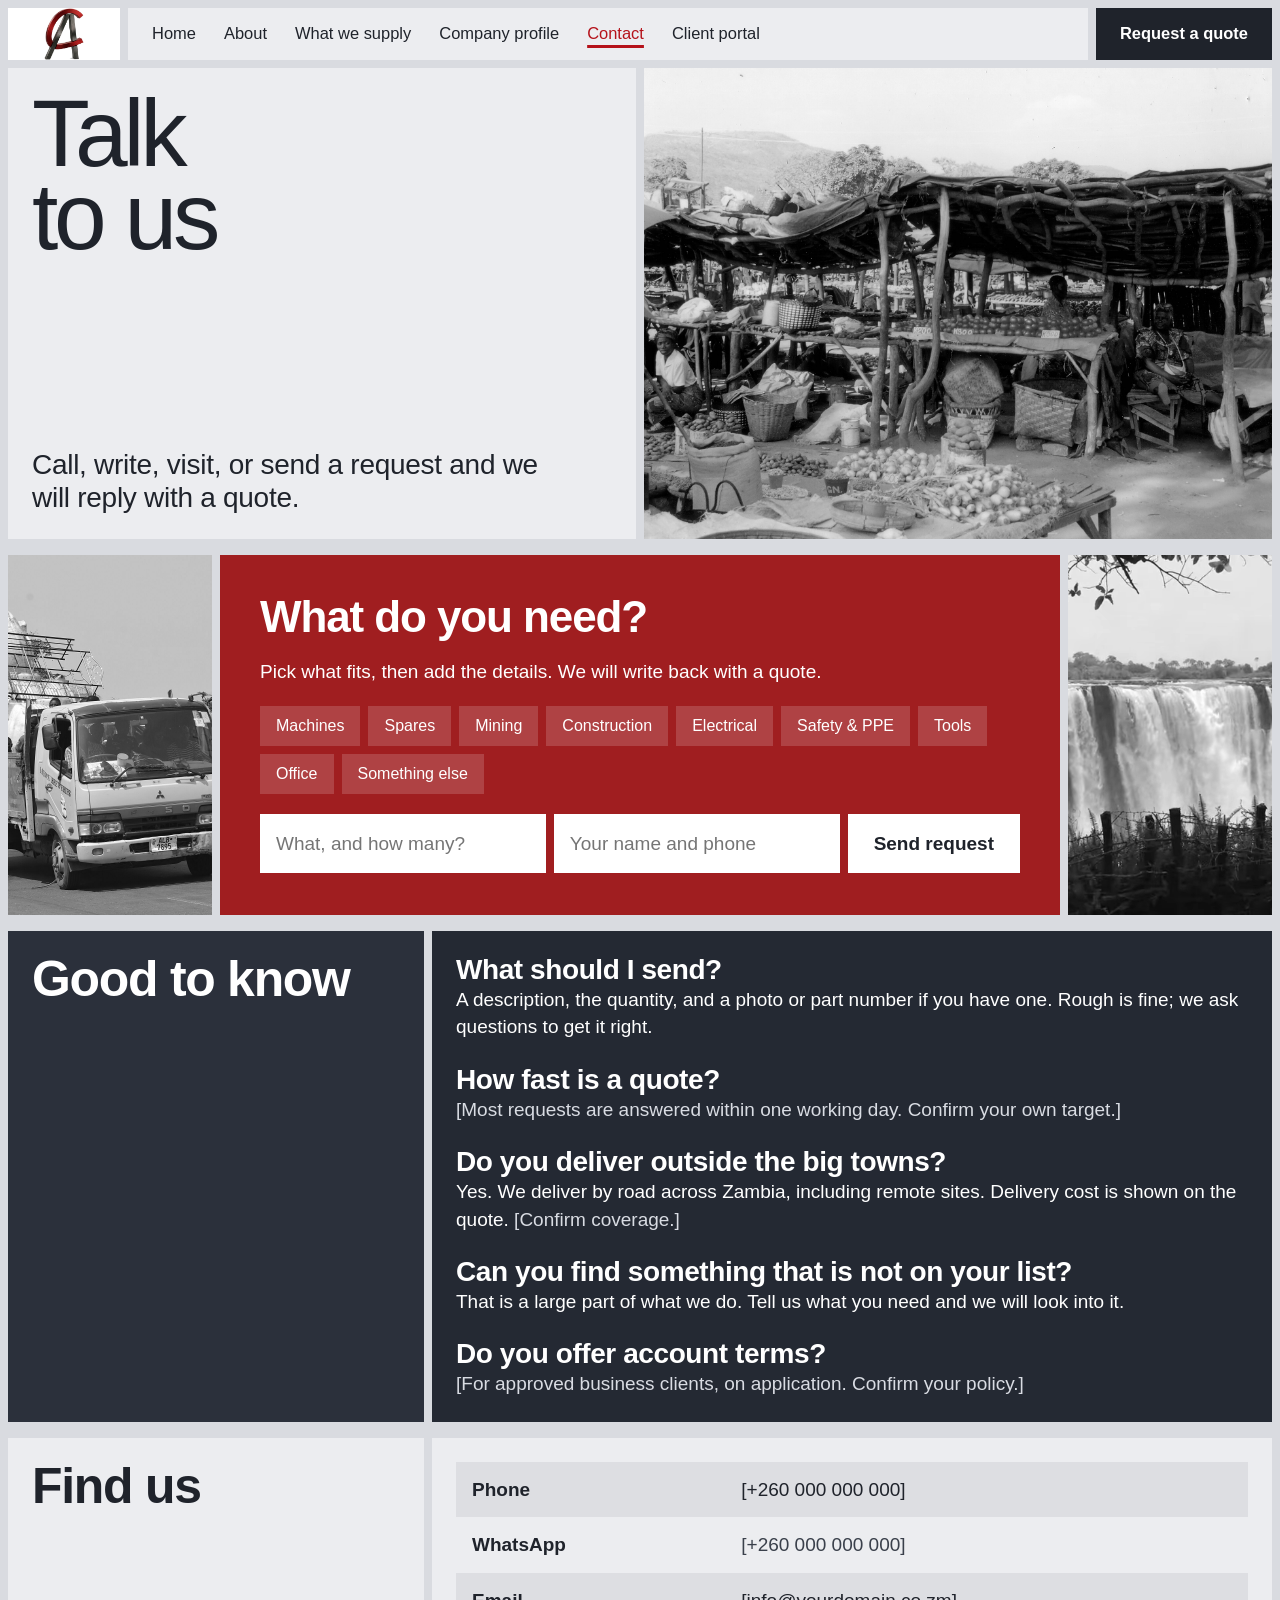
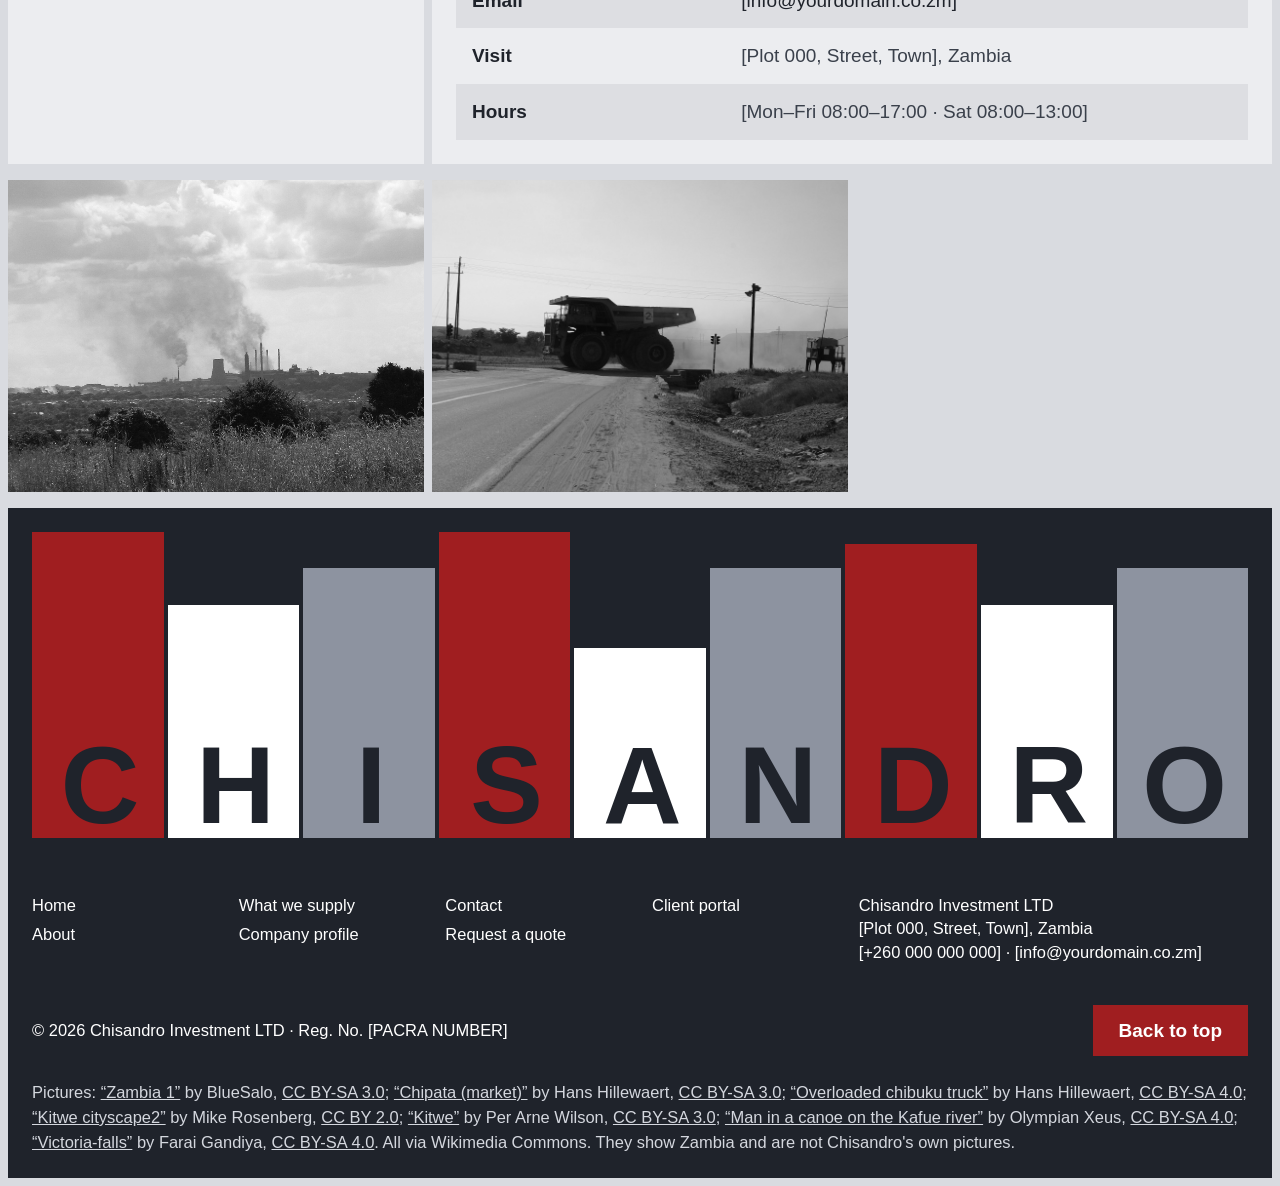
<file: website/contact.html>
<!doctype html>
<html lang="en"><head><meta charset="utf-8"><meta name="viewport" content="width=device-width,initial-scale=1">
<title>Contact – Chisandro Investment LTD</title>
<meta name="description" content="Contact Chisandro Investment LTD or request a quote.">
<link rel="preconnect" href="https://api.fontshare.com"><link rel="preconnect" href="https://cdn.fontshare.com" crossorigin>
<link href="https://api.fontshare.com/v2/css?f[]=general-sans@400,500,700&display=swap" rel="stylesheet">
<link rel="stylesheet" href="assets/site.css">
</head><body>
<script>document.documentElement.classList.add('js')</script>
<header class="board phead" id="top">
 <div class="bar" id="bar">
  <a class="logo t" href="index.html" aria-label="Chisandro Investment LTD – home"><img src="assets/logo.png" alt="" width="40" height="52"></a>
  <button class="menubtn" id="menubtn" aria-expanded="false" aria-controls="bar">Menu</button>
  <nav class="links t" aria-label="Main"><a href="index.html">Home</a><a href="about.html">About</a><a href="products.html">What we supply</a><a href="profile.html">Company profile</a><a href="contact.html" aria-current="page">Contact</a><a href="#portal" title="Coming soon">Client portal</a></nav>
  <a class="act" href="contact.html#request">Request a quote</a>
 </div>
 <div class="t pt"><h1>Talk<br>to us</h1><p class="lead">Call, write, visit, or send a request and we will reply with a quote.</p></div>
 <div class="t ph"><img class="gs" src="assets/chipata-market.jpg" alt="A busy market in Chipata, Zambia"></div>
</header>
<main>
<section class="board cta" id="request" aria-label="Request a quote">
 <div class="t ph l"><img class="gs" src="assets/overloaded-chibuku-truck.jpg" alt="A heavily loaded truck on a Zambian road" loading="lazy"></div>
 <div class="m">
  <h2>What do you need?</h2>
  <p>Pick what fits, then add the details. We will write back with a quote.</p>
  <div class="chips" id="chips" role="group" aria-label="Categories">
   <button class="chip" aria-pressed="false">Machines</button><button class="chip" aria-pressed="false">Spares</button><button class="chip" aria-pressed="false">Mining</button><button class="chip" aria-pressed="false">Construction</button><button class="chip" aria-pressed="false">Electrical</button><button class="chip" aria-pressed="false">Safety &amp; PPE</button><button class="chip" aria-pressed="false">Tools</button><button class="chip" aria-pressed="false">Office</button><button class="chip" aria-pressed="false">Something else</button>
  </div>
  <form class="req" id="reqform"><input id="item" aria-label="Item and quantity" placeholder="What, and how many?"><input id="who" aria-label="Your name and phone" placeholder="Your name and phone"><button class="btn inv" type="submit">Send request</button></form>
 </div>
 <div class="t ph rr"><video class="gs" src="assets/victoria-falls.webm" poster="assets/victoria-falls-poster.jpg" autoplay muted loop playsinline aria-label="Victoria Falls, on Zambia's border"></video></div>
</section>
<section class="board sec dk" aria-label="Questions">
 <div class="t h"><h2 data-r>Good to know</h2></div>
 <div class="t b">
  <h3>What should I send?</h3><p>A description, the quantity, and a photo or part number if you have one. Rough is fine; we ask questions to get it right.</p>
  <h3 style="margin-top:24px">How fast is a quote?</h3><p class="sample">[Most requests are answered within one working day. Confirm your own target.]</p>
  <h3 style="margin-top:24px">Do you deliver outside the big towns?</h3><p>Yes. We deliver by road across Zambia, including remote sites. Delivery cost is shown on the quote. <span class="sample">[Confirm coverage.]</span></p>
  <h3 style="margin-top:24px">Can you find something that is not on your list?</h3><p>That is a large part of what we do. Tell us what you need and we will look into it.</p>
  <h3 style="margin-top:24px">Do you offer account terms?</h3><p class="sample">[For approved business clients, on application. Confirm your policy.]</p>
 </div>
</section>
<section class="board sec" aria-label="Contact details">
 <div class="t h"><h2 data-r>Find us</h2></div>
 <div class="t b"><table class="kv"><tbody>
  <tr><th scope="row">Phone</th><td><a href="tel:+260000000000">[+260 000 000 000]</a></td></tr>
  <tr><th scope="row">WhatsApp</th><td class="sample">[+260 000 000 000]</td></tr>
  <tr><th scope="row">Email</th><td><a href="mailto:info@yourdomain.co.zm">[info@yourdomain.co.zm]</a></td></tr>
  <tr><th scope="row">Visit</th><td class="sample">[Plot 000, Street, Town], Zambia</td></tr>
  <tr><th scope="row">Hours</th><td class="sample">[Mon–Fri 08:00–17:00 · Sat 08:00–13:00]</td></tr>
 </tbody></table></div>
</section>
<section class="board pics" aria-label="Pictures of Zambia"><div class="t ph"><img class="gs" src="assets/kitwe.jpg" alt="A street in Kitwe" loading="lazy"></div><div class="t ph"><img class="gs" src="assets/zambia-1.jpg" alt="Nchanga copper mine" loading="lazy"></div></section></main>
<footer>
 <div class="word" aria-label="Chisandro"><span>C</span><span>H</span><span>I</span><span>S</span><span>A</span><span>N</span><span>D</span><span>R</span><span>O</span></div>
 <div class="fl">
  <div class="links2"><div><a href="index.html">Home</a><a href="about.html">About</a></div><div><a href="products.html">What we supply</a><a href="profile.html">Company profile</a></div><div><a href="contact.html">Contact</a><a href="contact.html#request">Request a quote</a></div><div><a href="#portal">Client portal</a></div></div>
  <div class="addr">Chisandro Investment LTD<br>[Plot 000, Street, Town], Zambia<br>[+260 000 000 000] · [info@yourdomain.co.zm]</div>
 </div>
 <div class="last"><span>© <span class="yr"></span> Chisandro Investment LTD · Reg. No. [PACRA NUMBER]</span><a class="btn" href="#top">Back to top</a></div>
 <p class="credits">Pictures: <a href="https://commons.wikimedia.org/wiki/File:Zambia_1.JPG">“Zambia 1”</a> by BlueSalo, <a href="https://creativecommons.org/licenses/by-sa/3.0">CC BY-SA 3.0</a>; <a href="https://commons.wikimedia.org/w/index.php?curid=4615188">“Chipata (market)”</a> by Hans Hillewaert, <a href="https://creativecommons.org/licenses/by-sa/3.0/">CC BY-SA 3.0</a>; <a href="https://commons.wikimedia.org/w/index.php?curid=22640076">“Overloaded chibuku truck”</a> by Hans Hillewaert, <a href="https://creativecommons.org/licenses/by-sa/4.0/">CC BY-SA 4.0</a>; <a href="https://commons.wikimedia.org/w/index.php?curid=92129072">“Kitwe cityscape2”</a> by Mike Rosenberg, <a href="https://creativecommons.org/licenses/by/2.0/">CC BY 2.0</a>; <a href="https://commons.wikimedia.org/w/index.php?curid=2181366">“Kitwe”</a> by Per Arne Wilson, <a href="https://creativecommons.org/licenses/by-sa/3.0/">CC BY-SA 3.0</a>; <a href="https://commons.wikimedia.org/w/index.php?curid=116497253">“Man in a canoe on the Kafue river”</a> by Olympian Xeus, <a href="https://creativecommons.org/licenses/by-sa/4.0/">CC BY-SA 4.0</a>; <a href="https://commons.wikimedia.org/wiki/File:Victoria-falls.webm">“Victoria-falls”</a> by Farai Gandiya, <a href="https://creativecommons.org/licenses/by-sa/4.0">CC BY-SA 4.0</a>. All via Wikimedia Commons. They show Zambia and are not Chisandro's own pictures.</p>
</footer>
<script src="assets/site.js"></script>
</body></html>
</file>
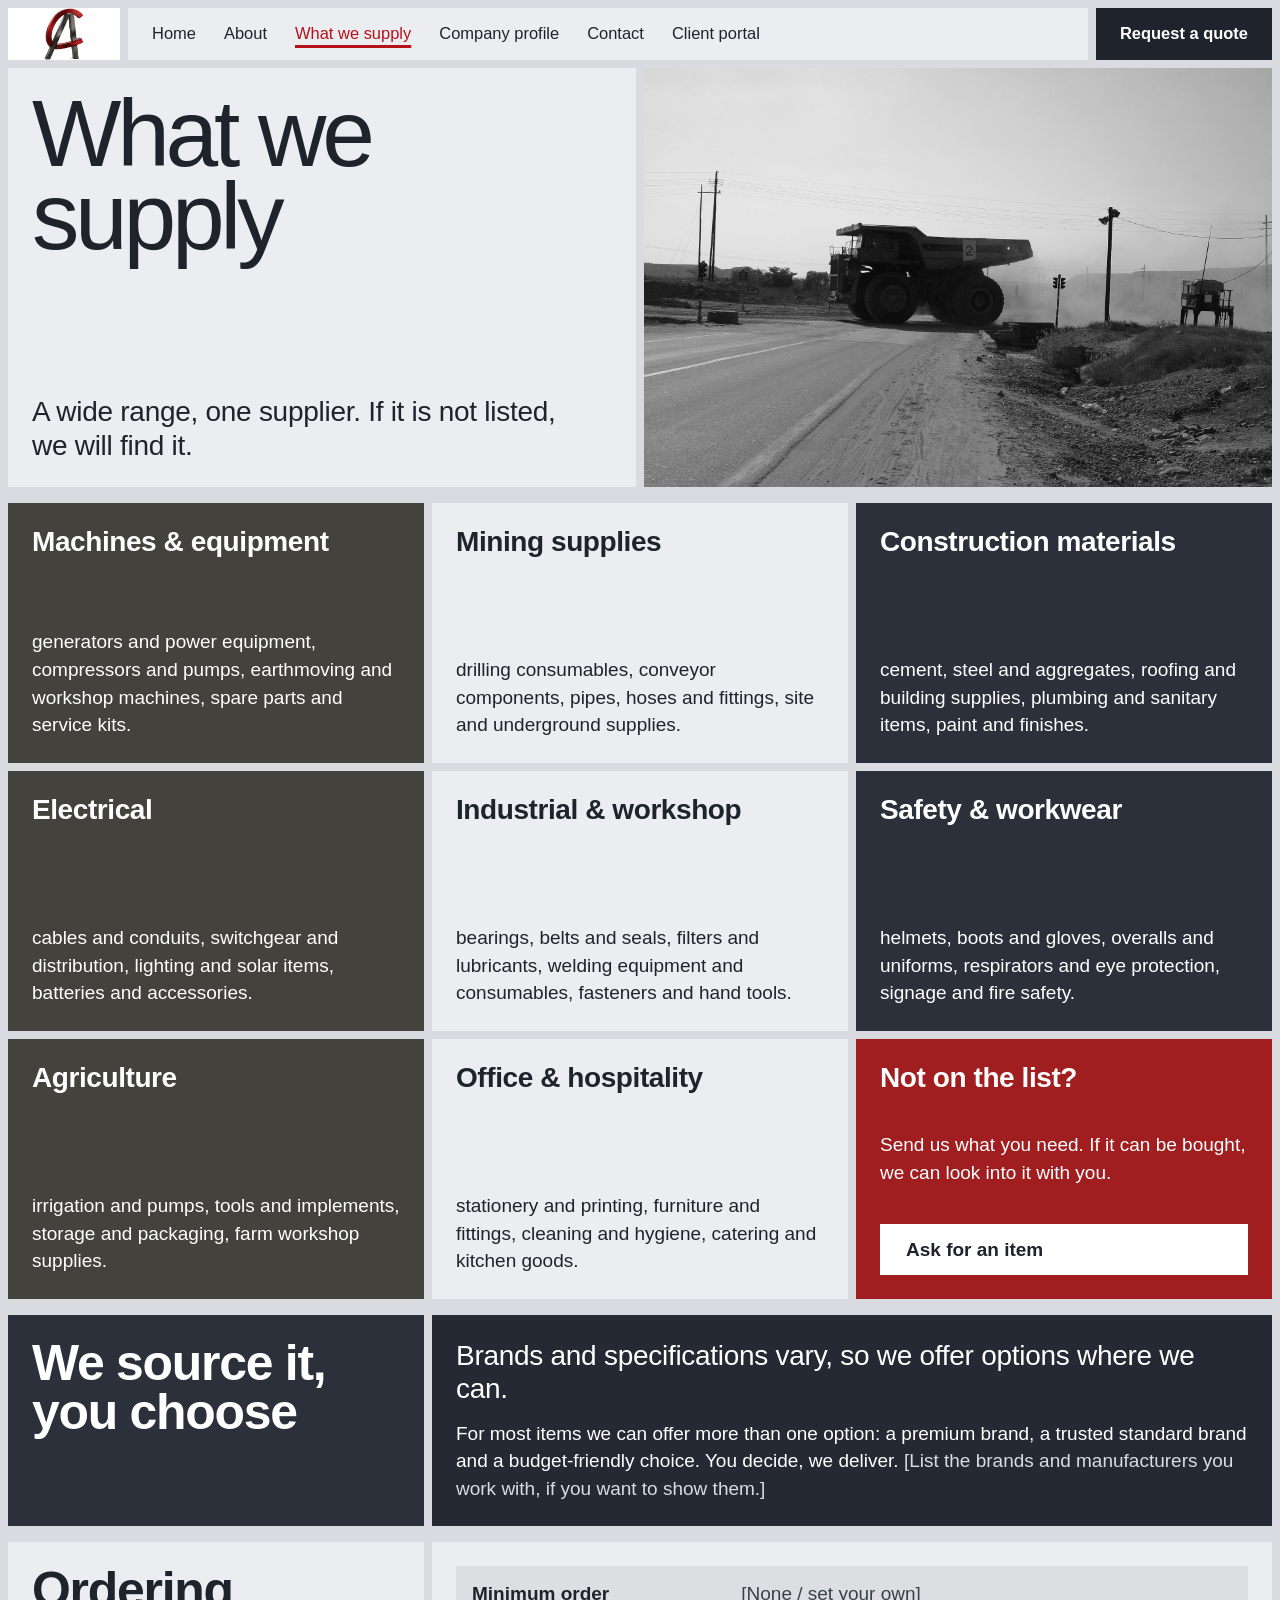
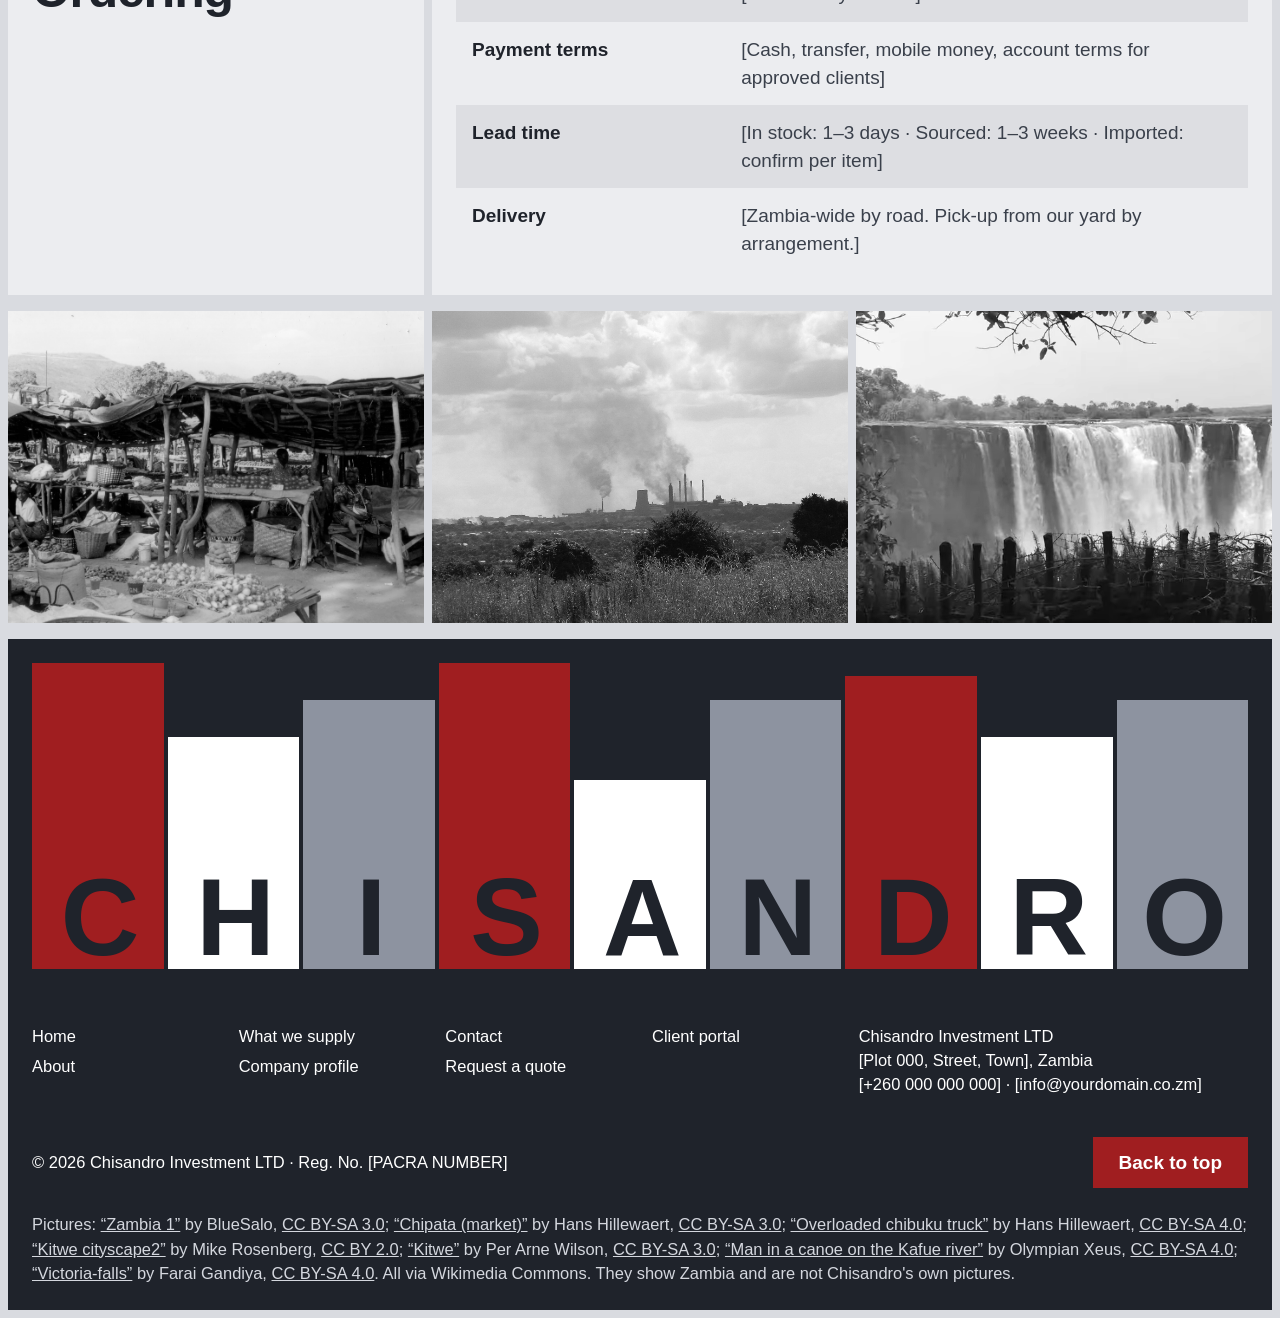
<file: website/products.html>
<!doctype html>
<html lang="en"><head><meta charset="utf-8"><meta name="viewport" content="width=device-width,initial-scale=1">
<title>What we supply – Chisandro Investment LTD</title>
<meta name="description" content="Machines, mining, construction, electrical, industrial, safety, agriculture and office supplies across Zambia.">
<link rel="preconnect" href="https://api.fontshare.com"><link rel="preconnect" href="https://cdn.fontshare.com" crossorigin>
<link href="https://api.fontshare.com/v2/css?f[]=general-sans@400,500,700&display=swap" rel="stylesheet">
<link rel="stylesheet" href="assets/site.css">
</head><body>
<script>document.documentElement.classList.add('js')</script>
<header class="board phead" id="top">
 <div class="bar" id="bar">
  <a class="logo t" href="index.html" aria-label="Chisandro Investment LTD – home"><img src="assets/logo.png" alt="" width="40" height="52"></a>
  <button class="menubtn" id="menubtn" aria-expanded="false" aria-controls="bar">Menu</button>
  <nav class="links t" aria-label="Main"><a href="index.html">Home</a><a href="about.html">About</a><a href="products.html" aria-current="page">What we supply</a><a href="profile.html">Company profile</a><a href="contact.html">Contact</a><a href="#portal" title="Coming soon">Client portal</a></nav>
  <a class="act" href="contact.html#request">Request a quote</a>
 </div>
 <div class="t pt"><h1>What we<br>supply</h1><p class="lead">A wide range, one supplier. If it is not listed, we will find it.</p></div>
 <div class="t ph"><img class="gs" src="assets/zambia-1.jpg" alt="Open-pit copper mine at Nchanga near Chingola, Zambia"></div>
</header>
<main>
<section class="board" aria-label="Product categories"><div class="g3"><div class="t" data-r style="--i:0"><h3>Machines &amp; equipment</h3><p>generators and power equipment, compressors and pumps, earthmoving and workshop machines, spare parts and service kits.</p></div><div class="t" data-r style="--i:1"><h3>Mining supplies</h3><p>drilling consumables, conveyor components, pipes, hoses and fittings, site and underground supplies.</p></div><div class="t" data-r style="--i:2"><h3>Construction materials</h3><p>cement, steel and aggregates, roofing and building supplies, plumbing and sanitary items, paint and finishes.</p></div><div class="t" data-r style="--i:0"><h3>Electrical</h3><p>cables and conduits, switchgear and distribution, lighting and solar items, batteries and accessories.</p></div><div class="t" data-r style="--i:1"><h3>Industrial &amp; workshop</h3><p>bearings, belts and seals, filters and lubricants, welding equipment and consumables, fasteners and hand tools.</p></div><div class="t" data-r style="--i:2"><h3>Safety &amp; workwear</h3><p>helmets, boots and gloves, overalls and uniforms, respirators and eye protection, signage and fire safety.</p></div><div class="t" data-r style="--i:0"><h3>Agriculture</h3><p>irrigation and pumps, tools and implements, storage and packaging, farm workshop supplies.</p></div><div class="t" data-r style="--i:1"><h3>Office &amp; hospitality</h3><p>stationery and printing, furniture and fittings, cleaning and hygiene, catering and kitchen goods.</p></div>
 <div class="t red" data-r><h3>Not on the list?</h3><p>Send us what you need. If it can be bought, we can look into it with you.</p><a class="btn inv" href="contact.html#request">Ask for an item</a></div></div>
</section>
<section class="board sec dk" aria-label="Sourcing">
 <div class="t h"><h2 data-r>We source it, you choose</h2></div>
 <div class="t b"><p class="lead">Brands and specifications vary, so we offer options where we can.</p><p>For most items we can offer more than one option: a premium brand, a trusted standard brand and a budget-friendly choice. You decide, we deliver. <span class="sample">[List the brands and manufacturers you work with, if you want to show them.]</span></p></div>
</section>
<section class="board sec" aria-label="Ordering">
 <div class="t h"><h2 data-r>Ordering</h2></div>
 <div class="t b"><table class="kv"><tbody><tr><th scope="row">Minimum order</th><td class="sample">[None / set your own]</td></tr><tr><th scope="row">Payment terms</th><td class="sample">[Cash, transfer, mobile money, account terms for approved clients]</td></tr><tr><th scope="row">Lead time</th><td class="sample">[In stock: 1–3 days · Sourced: 1–3 weeks · Imported: confirm per item]</td></tr><tr><th scope="row">Delivery</th><td class="sample">[Zambia-wide by road. Pick-up from our yard by arrangement.]</td></tr></tbody></table></div>
</section>
<section class="board pics" aria-label="Pictures of Zambia"><div class="t ph"><img class="gs" src="assets/chipata-market.jpg" alt="A market in Chipata" loading="lazy"></div><div class="t ph"><img class="gs" src="assets/kitwe.jpg" alt="A street in Kitwe" loading="lazy"></div><div class="t ph"><video class="gs" src="assets/victoria-falls.webm" poster="assets/victoria-falls-poster.jpg" autoplay muted loop playsinline aria-label="Victoria Falls, on the Zambia border"></video></div></section></main>
<footer>
 <div class="word" aria-label="Chisandro"><span>C</span><span>H</span><span>I</span><span>S</span><span>A</span><span>N</span><span>D</span><span>R</span><span>O</span></div>
 <div class="fl">
  <div class="links2"><div><a href="index.html">Home</a><a href="about.html">About</a></div><div><a href="products.html">What we supply</a><a href="profile.html">Company profile</a></div><div><a href="contact.html">Contact</a><a href="contact.html#request">Request a quote</a></div><div><a href="#portal">Client portal</a></div></div>
  <div class="addr">Chisandro Investment LTD<br>[Plot 000, Street, Town], Zambia<br>[+260 000 000 000] · [info@yourdomain.co.zm]</div>
 </div>
 <div class="last"><span>© <span class="yr"></span> Chisandro Investment LTD · Reg. No. [PACRA NUMBER]</span><a class="btn" href="#top">Back to top</a></div>
 <p class="credits">Pictures: <a href="https://commons.wikimedia.org/wiki/File:Zambia_1.JPG">“Zambia 1”</a> by BlueSalo, <a href="https://creativecommons.org/licenses/by-sa/3.0">CC BY-SA 3.0</a>; <a href="https://commons.wikimedia.org/w/index.php?curid=4615188">“Chipata (market)”</a> by Hans Hillewaert, <a href="https://creativecommons.org/licenses/by-sa/3.0/">CC BY-SA 3.0</a>; <a href="https://commons.wikimedia.org/w/index.php?curid=22640076">“Overloaded chibuku truck”</a> by Hans Hillewaert, <a href="https://creativecommons.org/licenses/by-sa/4.0/">CC BY-SA 4.0</a>; <a href="https://commons.wikimedia.org/w/index.php?curid=92129072">“Kitwe cityscape2”</a> by Mike Rosenberg, <a href="https://creativecommons.org/licenses/by/2.0/">CC BY 2.0</a>; <a href="https://commons.wikimedia.org/w/index.php?curid=2181366">“Kitwe”</a> by Per Arne Wilson, <a href="https://creativecommons.org/licenses/by-sa/3.0/">CC BY-SA 3.0</a>; <a href="https://commons.wikimedia.org/w/index.php?curid=116497253">“Man in a canoe on the Kafue river”</a> by Olympian Xeus, <a href="https://creativecommons.org/licenses/by-sa/4.0/">CC BY-SA 4.0</a>; <a href="https://commons.wikimedia.org/wiki/File:Victoria-falls.webm">“Victoria-falls”</a> by Farai Gandiya, <a href="https://creativecommons.org/licenses/by-sa/4.0">CC BY-SA 4.0</a>. All via Wikimedia Commons. They show Zambia and are not Chisandro's own pictures.</p>
</footer>
<script src="assets/site.js"></script>
</body></html>
</file>
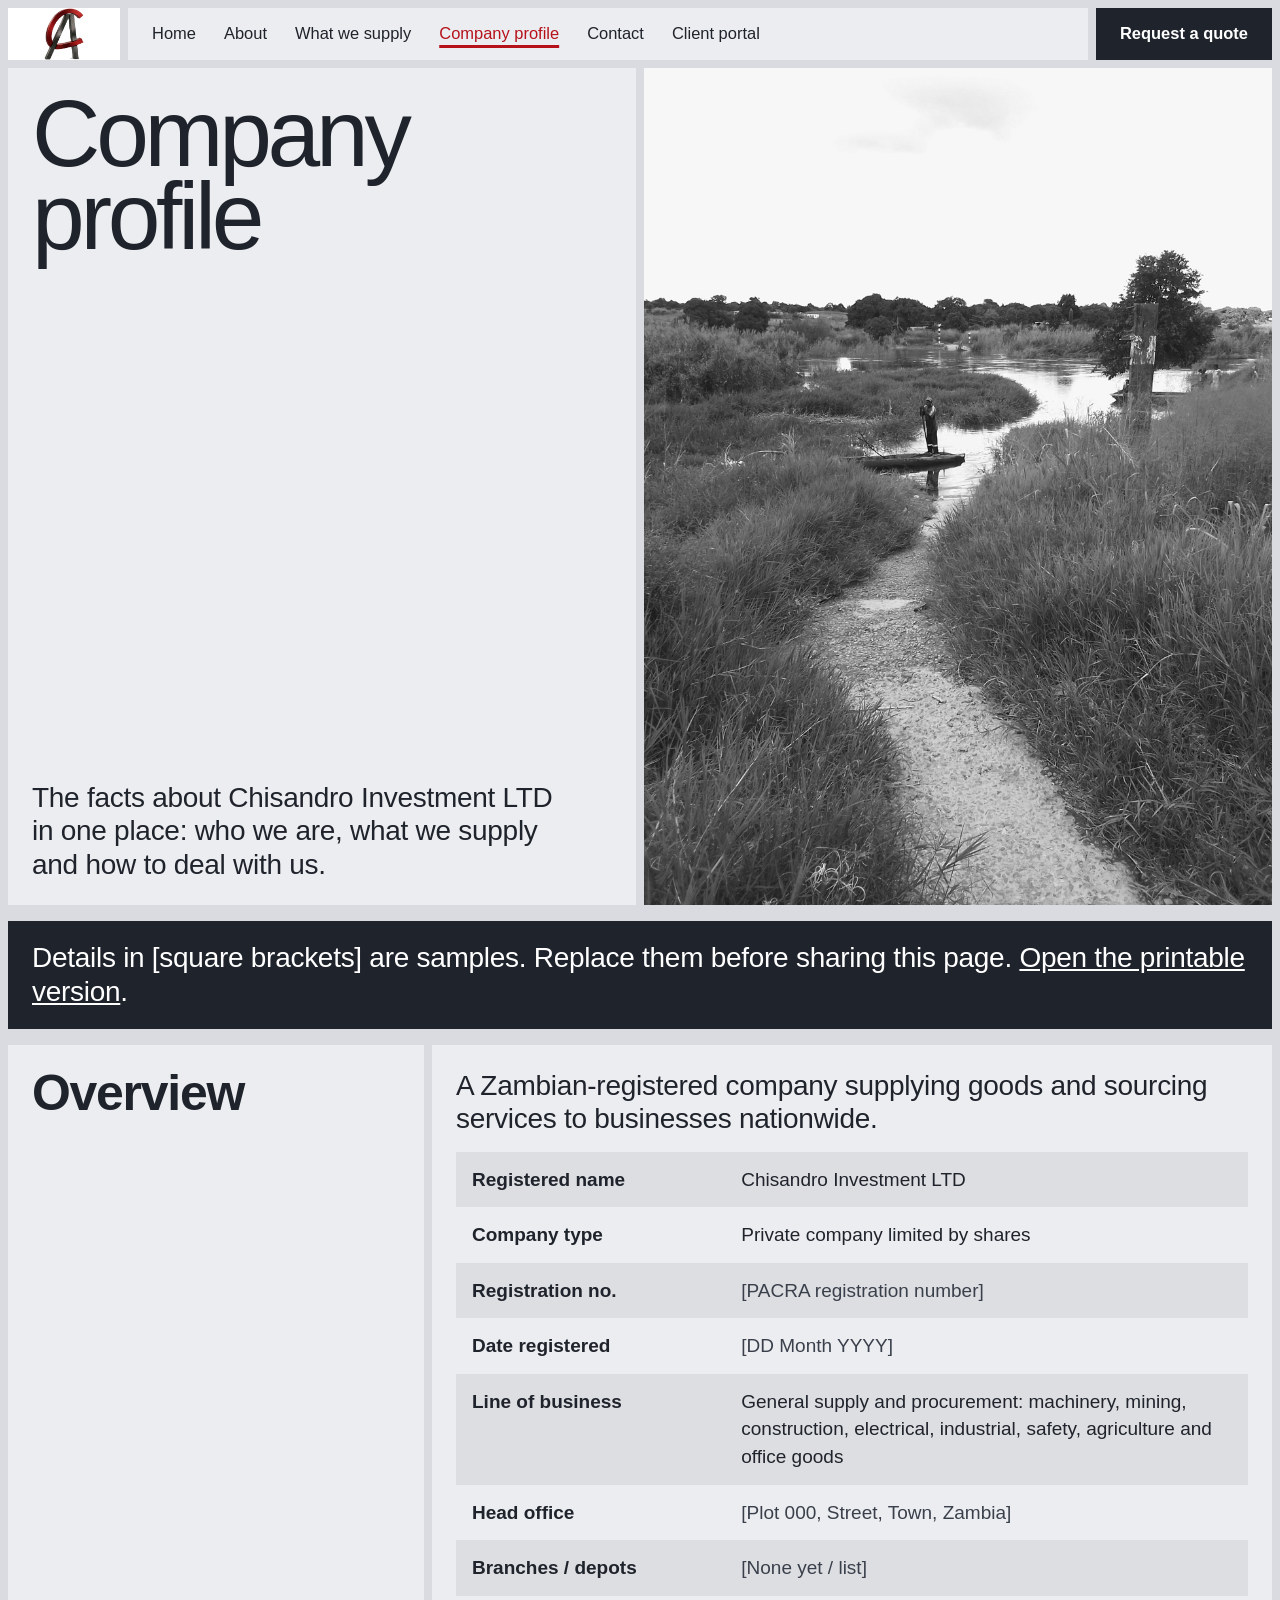
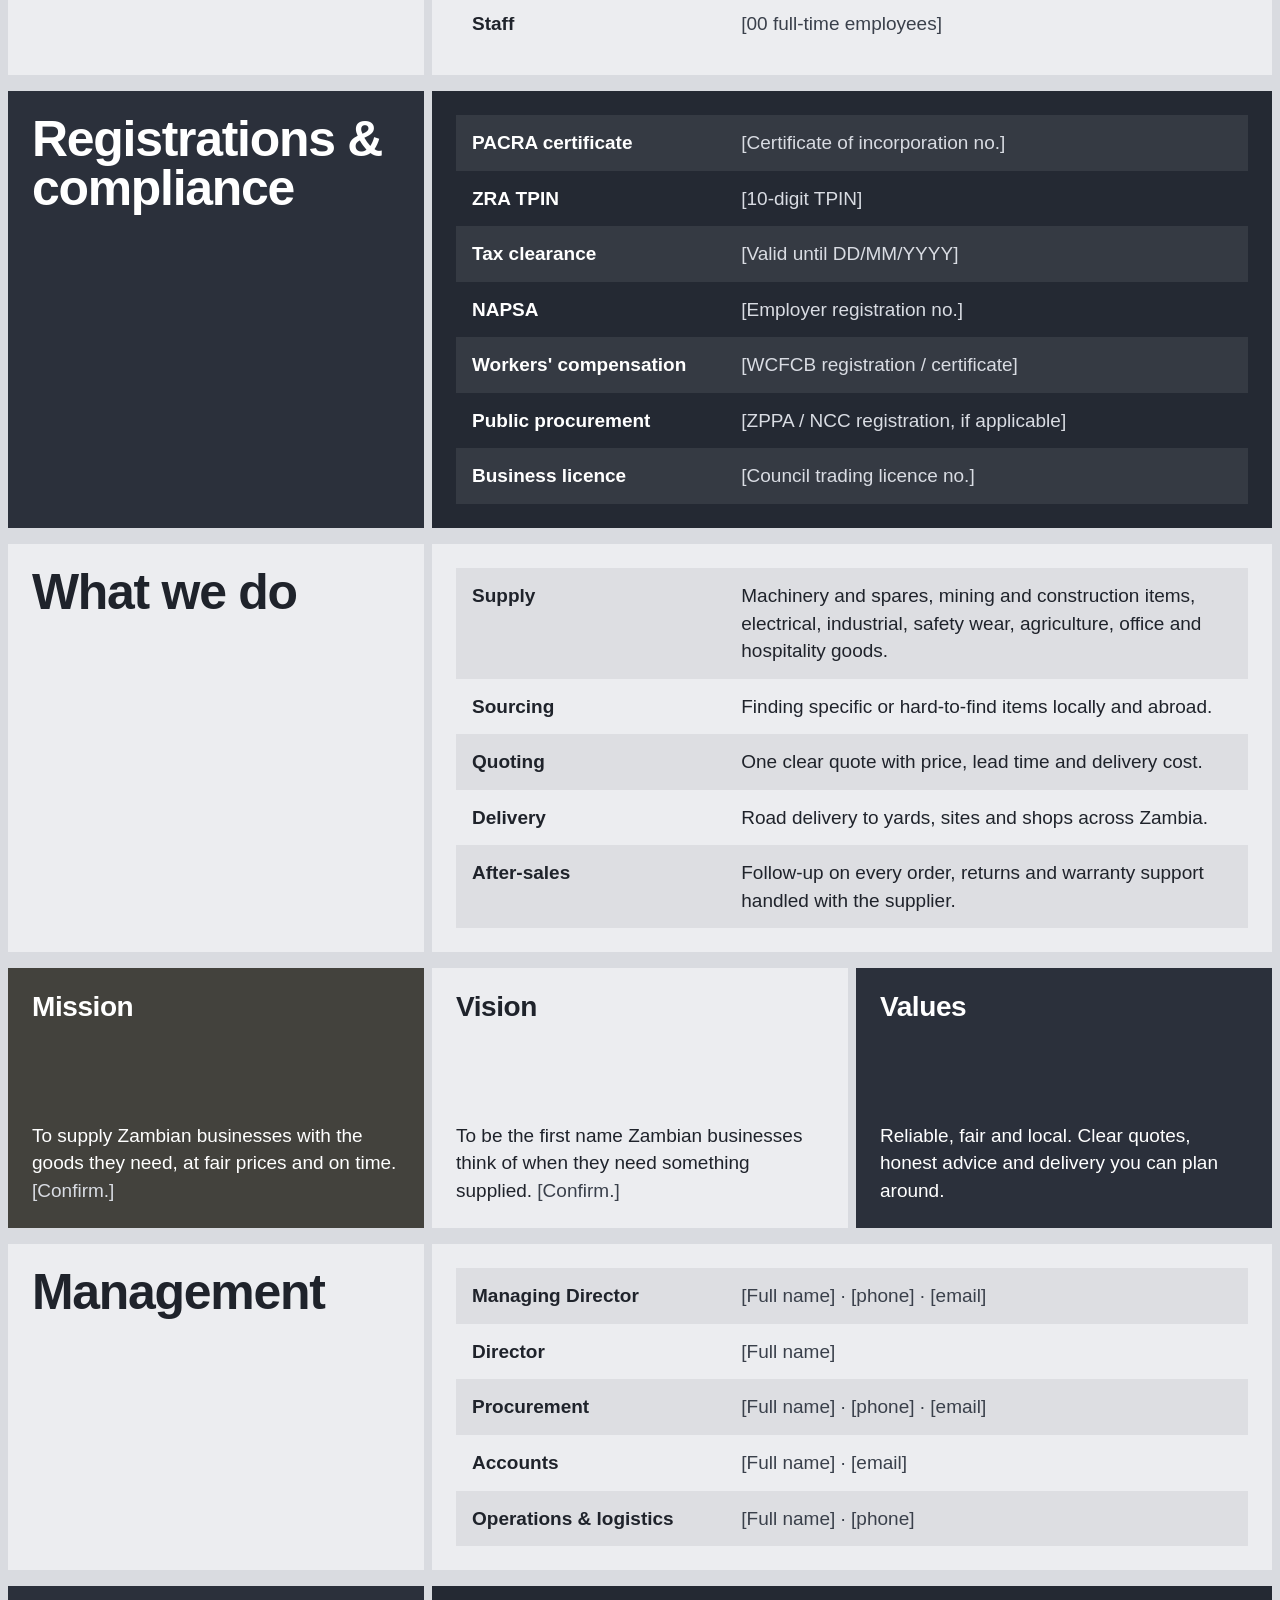
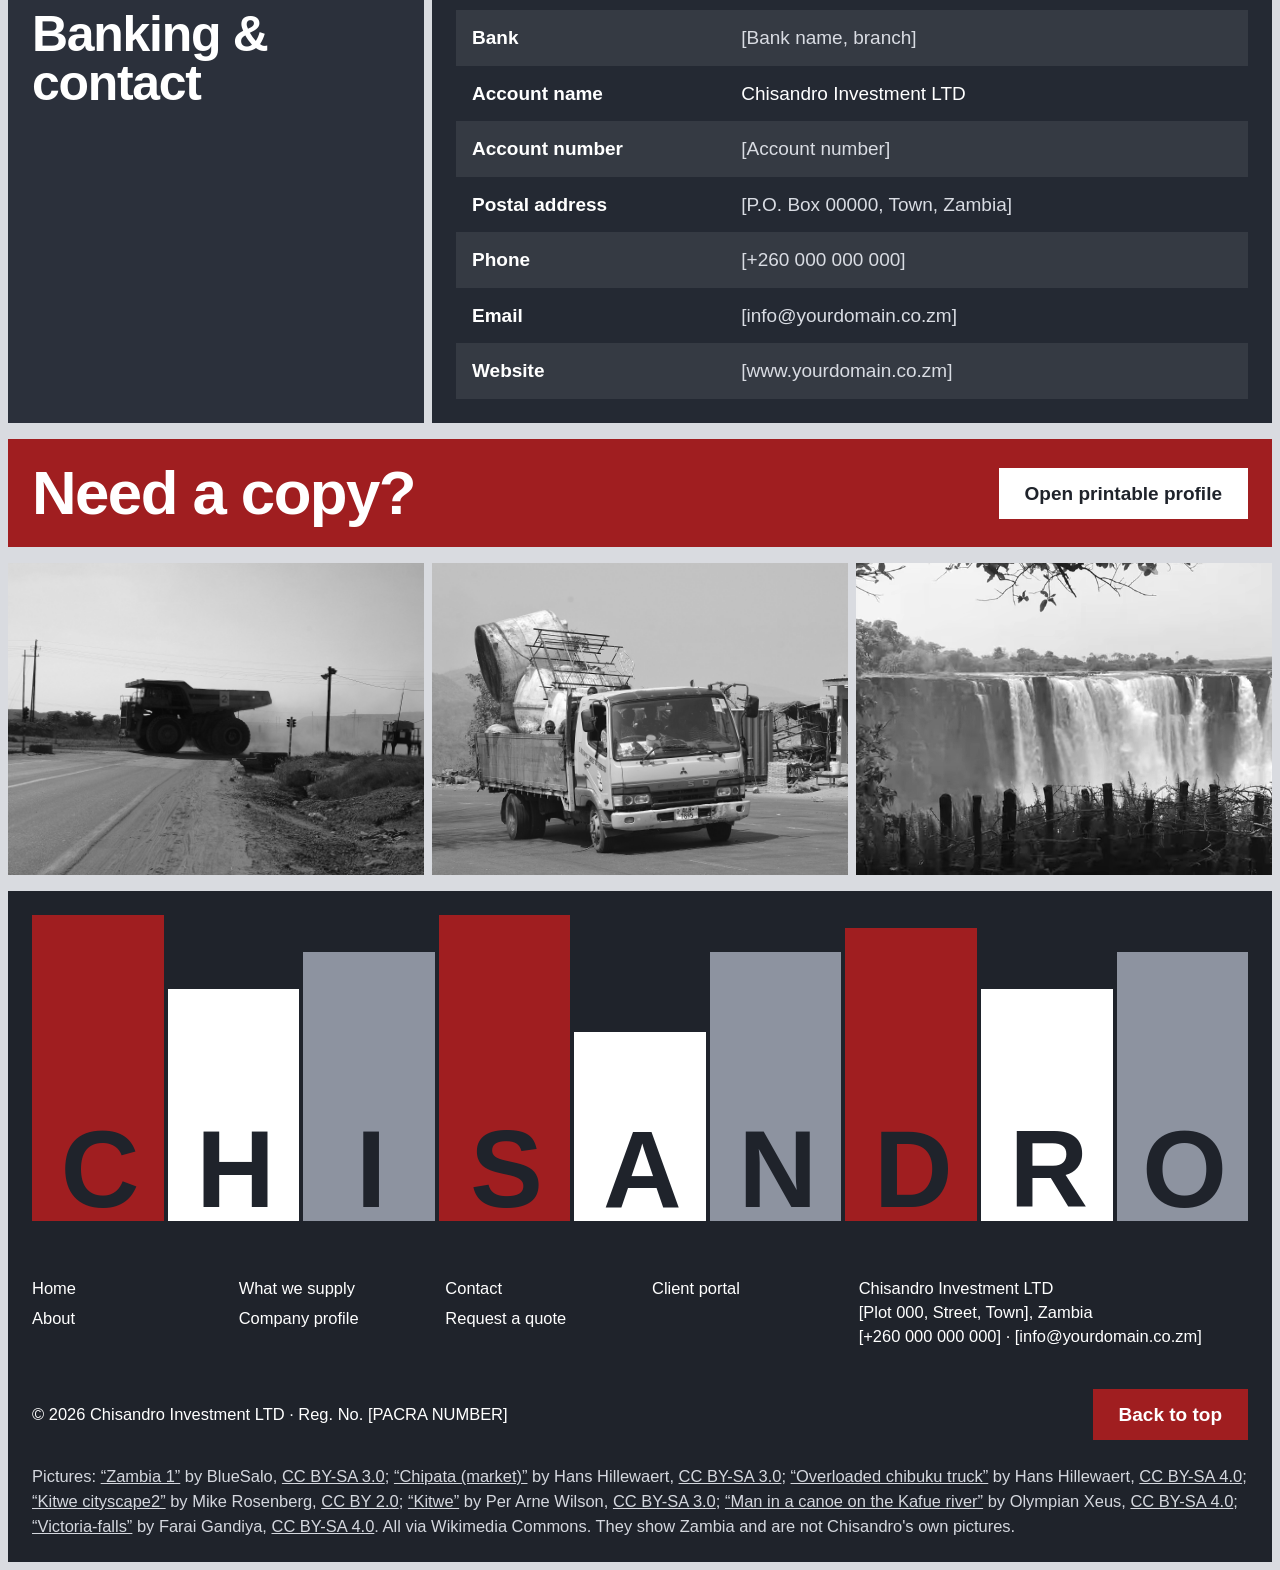
<file: website/profile.html>
<!doctype html>
<html lang="en"><head><meta charset="utf-8"><meta name="viewport" content="width=device-width,initial-scale=1">
<title>Company profile – Chisandro Investment LTD</title>
<meta name="description" content="Registration, services, management and contact details for Chisandro Investment LTD.">
<link rel="preconnect" href="https://api.fontshare.com"><link rel="preconnect" href="https://cdn.fontshare.com" crossorigin>
<link href="https://api.fontshare.com/v2/css?f[]=general-sans@400,500,700&display=swap" rel="stylesheet">
<link rel="stylesheet" href="assets/site.css">
</head><body>
<script>document.documentElement.classList.add('js')</script>
<header class="board phead" id="top">
 <div class="bar" id="bar">
  <a class="logo t" href="index.html" aria-label="Chisandro Investment LTD – home"><img src="assets/logo.png" alt="" width="40" height="52"></a>
  <button class="menubtn" id="menubtn" aria-expanded="false" aria-controls="bar">Menu</button>
  <nav class="links t" aria-label="Main"><a href="index.html">Home</a><a href="about.html">About</a><a href="products.html">What we supply</a><a href="profile.html" aria-current="page">Company profile</a><a href="contact.html">Contact</a><a href="#portal" title="Coming soon">Client portal</a></nav>
  <a class="act" href="contact.html#request">Request a quote</a>
 </div>
 <div class="t pt"><h1>Company<br>profile</h1><p class="lead">The facts about Chisandro Investment LTD in one place: who we are, what we supply and how to deal with us.</p></div>
 <div class="t ph"><img class="gs" src="assets/man-in-a-canoe-on-the-kafue.jpg" alt="A man in a canoe on the Kafue river in Kitwe, Zambia"></div>
</header>
<main>
<section class="board"><p class="note lead">Details in [square brackets] are samples. Replace them before sharing this page. <a href="../profile/company-profile.html">Open the printable version</a>.</p></section>

<section class="board sec" aria-label="Company overview">
 <div class="t h"><h2 data-r>Overview</h2></div>
 <div class="t b"><p class="lead" style="margin-bottom:16px">A Zambian-registered company supplying goods and sourcing services to businesses nationwide.</p>
 <table class="kv"><tbody>
  <tr><th scope="row">Registered name</th><td>Chisandro Investment LTD</td></tr>
  <tr><th scope="row">Company type</th><td>Private company limited by shares</td></tr>
  <tr><th scope="row">Registration no.</th><td class="sample">[PACRA registration number]</td></tr>
  <tr><th scope="row">Date registered</th><td class="sample">[DD Month YYYY]</td></tr>
  <tr><th scope="row">Line of business</th><td>General supply and procurement: machinery, mining, construction, electrical, industrial, safety, agriculture and office goods</td></tr>
  <tr><th scope="row">Head office</th><td class="sample">[Plot 000, Street, Town, Zambia]</td></tr>
  <tr><th scope="row">Branches / depots</th><td class="sample">[None yet / list]</td></tr>
  <tr><th scope="row">Staff</th><td class="sample">[00 full-time employees]</td></tr>
 </tbody></table></div>
</section>

<section class="board sec dk" aria-label="Registrations and compliance">
 <div class="t h"><h2 data-r>Registrations &amp; compliance</h2></div>
 <div class="t b"><table class="kv"><tbody>
  <tr><th scope="row">PACRA certificate</th><td class="sample">[Certificate of incorporation no.]</td></tr>
  <tr><th scope="row">ZRA TPIN</th><td class="sample">[10-digit TPIN]</td></tr>
  <tr><th scope="row">Tax clearance</th><td class="sample">[Valid until DD/MM/YYYY]</td></tr>
  <tr><th scope="row">NAPSA</th><td class="sample">[Employer registration no.]</td></tr>
  <tr><th scope="row">Workers' compensation</th><td class="sample">[WCFCB registration / certificate]</td></tr>
  <tr><th scope="row">Public procurement</th><td class="sample">[ZPPA / NCC registration, if applicable]</td></tr>
  <tr><th scope="row">Business licence</th><td class="sample">[Council trading licence no.]</td></tr>
 </tbody></table></div>
</section>

<section class="board sec" aria-label="Products and services">
 <div class="t h"><h2 data-r>What we do</h2></div>
 <div class="t b"><table class="kv"><tbody>
  <tr><th scope="row">Supply</th><td>Machinery and spares, mining and construction items, electrical, industrial, safety wear, agriculture, office and hospitality goods.</td></tr>
  <tr><th scope="row">Sourcing</th><td>Finding specific or hard-to-find items locally and abroad.</td></tr>
  <tr><th scope="row">Quoting</th><td>One clear quote with price, lead time and delivery cost.</td></tr>
  <tr><th scope="row">Delivery</th><td>Road delivery to yards, sites and shops across Zambia.</td></tr>
  <tr><th scope="row">After-sales</th><td>Follow-up on every order, returns and warranty support handled with the supplier.</td></tr>
 </tbody></table></div>
</section>

<section class="board" aria-label="Mission and values"><div class="g3">
 <div class="t"><h3>Mission</h3><p>To supply Zambian businesses with the goods they need, at fair prices and on time. <span class="sample">[Confirm.]</span></p></div>
 <div class="t"><h3>Vision</h3><p>To be the first name Zambian businesses think of when they need something supplied. <span class="sample">[Confirm.]</span></p></div>
 <div class="t"><h3>Values</h3><p>Reliable, fair and local. Clear quotes, honest advice and delivery you can plan around.</p></div>
</div></section>

<section class="board sec" aria-label="Management">
 <div class="t h"><h2 data-r>Management</h2></div>
 <div class="t b"><table class="kv"><tbody>
  <tr><th scope="row">Managing Director</th><td class="sample">[Full name] · [phone] · [email]</td></tr>
  <tr><th scope="row">Director</th><td class="sample">[Full name]</td></tr>
  <tr><th scope="row">Procurement</th><td class="sample">[Full name] · [phone] · [email]</td></tr>
  <tr><th scope="row">Accounts</th><td class="sample">[Full name] · [email]</td></tr>
  <tr><th scope="row">Operations &amp; logistics</th><td class="sample">[Full name] · [phone]</td></tr>
 </tbody></table></div>
</section>

<section class="board sec dk" aria-label="Banking and contact">
 <div class="t h"><h2 data-r>Banking &amp; contact</h2></div>
 <div class="t b"><table class="kv"><tbody>
  <tr><th scope="row">Bank</th><td class="sample">[Bank name, branch]</td></tr>
  <tr><th scope="row">Account name</th><td>Chisandro Investment LTD</td></tr>
  <tr><th scope="row">Account number</th><td class="sample">[Account number]</td></tr>
  <tr><th scope="row">Postal address</th><td class="sample">[P.O. Box 00000, Town, Zambia]</td></tr>
  <tr><th scope="row">Phone</th><td class="sample">[+260 000 000 000]</td></tr>
  <tr><th scope="row">Email</th><td class="sample">[info@yourdomain.co.zm]</td></tr>
  <tr><th scope="row">Website</th><td class="sample">[www.yourdomain.co.zm]</td></tr>
 </tbody></table></div>
</section>

<section class="board"><div class="t red" style="display:flex;gap:24px;justify-content:space-between;align-items:center;flex-wrap:wrap"><h2 style="font-size:var(--step-head)">Need a copy?</h2><a class="btn inv" href="../profile/company-profile.html">Open printable profile</a></div></section>
<section class="board pics" aria-label="Pictures of Zambia"><div class="t ph"><img class="gs" src="assets/zambia-1.jpg" alt="Nchanga copper mine" loading="lazy"></div><div class="t ph"><img class="gs" src="assets/overloaded-chibuku-truck.jpg" alt="A loaded truck on a Zambian road" loading="lazy"></div><div class="t ph"><video class="gs" src="assets/victoria-falls.webm" poster="assets/victoria-falls-poster.jpg" autoplay muted loop playsinline aria-label="Victoria Falls, on the Zambia border"></video></div></section></main>
<footer>
 <div class="word" aria-label="Chisandro"><span>C</span><span>H</span><span>I</span><span>S</span><span>A</span><span>N</span><span>D</span><span>R</span><span>O</span></div>
 <div class="fl">
  <div class="links2"><div><a href="index.html">Home</a><a href="about.html">About</a></div><div><a href="products.html">What we supply</a><a href="profile.html">Company profile</a></div><div><a href="contact.html">Contact</a><a href="contact.html#request">Request a quote</a></div><div><a href="#portal">Client portal</a></div></div>
  <div class="addr">Chisandro Investment LTD<br>[Plot 000, Street, Town], Zambia<br>[+260 000 000 000] · [info@yourdomain.co.zm]</div>
 </div>
 <div class="last"><span>© <span class="yr"></span> Chisandro Investment LTD · Reg. No. [PACRA NUMBER]</span><a class="btn" href="#top">Back to top</a></div>
 <p class="credits">Pictures: <a href="https://commons.wikimedia.org/wiki/File:Zambia_1.JPG">“Zambia 1”</a> by BlueSalo, <a href="https://creativecommons.org/licenses/by-sa/3.0">CC BY-SA 3.0</a>; <a href="https://commons.wikimedia.org/w/index.php?curid=4615188">“Chipata (market)”</a> by Hans Hillewaert, <a href="https://creativecommons.org/licenses/by-sa/3.0/">CC BY-SA 3.0</a>; <a href="https://commons.wikimedia.org/w/index.php?curid=22640076">“Overloaded chibuku truck”</a> by Hans Hillewaert, <a href="https://creativecommons.org/licenses/by-sa/4.0/">CC BY-SA 4.0</a>; <a href="https://commons.wikimedia.org/w/index.php?curid=92129072">“Kitwe cityscape2”</a> by Mike Rosenberg, <a href="https://creativecommons.org/licenses/by/2.0/">CC BY 2.0</a>; <a href="https://commons.wikimedia.org/w/index.php?curid=2181366">“Kitwe”</a> by Per Arne Wilson, <a href="https://creativecommons.org/licenses/by-sa/3.0/">CC BY-SA 3.0</a>; <a href="https://commons.wikimedia.org/w/index.php?curid=116497253">“Man in a canoe on the Kafue river”</a> by Olympian Xeus, <a href="https://creativecommons.org/licenses/by-sa/4.0/">CC BY-SA 4.0</a>; <a href="https://commons.wikimedia.org/wiki/File:Victoria-falls.webm">“Victoria-falls”</a> by Farai Gandiya, <a href="https://creativecommons.org/licenses/by-sa/4.0">CC BY-SA 4.0</a>. All via Wikimedia Commons. They show Zambia and are not Chisandro's own pictures.</p>
</footer>
<script src="assets/site.js"></script>
</body></html>
</file>
<file: website/assets/site.css>
:root{
 --page:#D9DBE0;--tile:#ECEDF0;--ink:#1F232B;--soft:#4A505C;--slate:#43423D;--deep:#2B303B;--red:#A01E20;--white:#fff;
 --m:8px;--g:8px;
 --step-small:clamp(1rem,.95rem + .1vw,1.0625rem);
 --step-body:clamp(1.0625rem,1rem + .25vw,1.1875rem);
 --step-lead:clamp(1.375rem,1.1rem + 1vw,1.75rem);
 --step-head:clamp(2.1rem,1.3rem + 3.2vw,4rem);
 --step-display:clamp(3.5rem,9.4vw,10.5rem);
}
*{box-sizing:border-box}html{scroll-behavior:smooth}
body{margin:0;background:var(--page);color:var(--ink);font-family:"General Sans",Arial,sans-serif;font-size:var(--step-body);line-height:1.45}
img{display:block;max-width:100%}a{color:inherit;text-decoration:none}
:focus-visible{outline:3px solid var(--red);outline-offset:2px}
::selection{background:var(--red);color:#fff}
.board{padding:var(--m);display:grid;gap:var(--g)}
.t{background:var(--tile);padding:24px;position:relative;overflow:hidden}
.t.dark{background:var(--deep);color:#fff}.t.ink{background:var(--ink);color:#fff}.t.red{background:var(--red);color:#fff}.t.slate{background:var(--slate);color:#fff}
.t.ph{padding:0}.t.ph img,.t.ph video{width:100%;height:100%;object-fit:cover}
.gs{filter:grayscale(1)}
h1,h2,h3,p{margin:0}
h2{font-size:var(--step-head);line-height:.98;letter-spacing:-.025em;font-weight:700}
h3{font-size:var(--step-lead);line-height:1.1;letter-spacing:-.015em;font-weight:700}
.lead{font-size:var(--step-lead);line-height:1.2;font-weight:500;letter-spacing:-.01em}
.small{font-size:var(--step-small)}
.btn{display:inline-block;background:var(--red);color:#fff;font:700 var(--step-body)/1 "General Sans",Arial,sans-serif;padding:16px 26px;border:0;cursor:pointer;transition:transform .2s,background .2s}
.btn:hover{background:#c0151b}.btn:active{transform:translateY(2px)}
.btn.inv{background:#fff;color:var(--ink)}.btn.inv:hover{background:var(--ink);color:#fff}

/* HERO */
.hero{height:100svh;min-height:640px;grid-template-rows:60px 1fr 1fr;grid-template-columns:1fr 1fr}
.bar{grid-column:1/-1;display:grid;grid-template-columns:112px 1fr auto;gap:var(--g)}
.bar>*{padding:0}
.logo{background:#fff;display:flex;align-items:center;justify-content:center}.logo img{height:52px;width:auto;display:block}
.links{background:var(--tile);display:flex;align-items:center;gap:28px;padding:0 24px;font-weight:500;font-size:var(--step-small)}
.links a:hover{color:var(--red)}
.act{background:var(--ink);color:#fff;display:flex;align-items:center;padding:0 24px;font-weight:700;font-size:var(--step-small)}.act:hover{background:var(--red)}
.name{grid-row:2;display:flex;align-items:flex-end;padding:24px}
.name h1{font-size:var(--step-display);font-weight:500;letter-spacing:-.05em;line-height:.8;margin-bottom:-.04em}
.shutter{grid-row:2;grid-column:2}
.shutter img{transform:scale(1.12);animation:settle 1.1s .1s cubic-bezier(.2,.7,.2,1) forwards}
.shutter{clip-path:inset(0 0 0 100%);animation:open 1.1s .1s cubic-bezier(.2,.7,.2,1) forwards}
@keyframes open{to{clip-path:inset(0 0 0 0)}}@keyframes settle{to{transform:scale(1)}}
.h3{grid-row:3;grid-column:1}
.br{grid-row:3;grid-column:2;display:grid;grid-template-columns:1fr 1fr;gap:var(--g)}
.br .t{font-size:var(--step-lead);line-height:1.15;font-weight:500;display:flex;flex-direction:column;justify-content:space-between}

/* INTRO */
.intro{grid-template-columns:repeat(12,1fr)}
.intro .lead{grid-column:1/-1;padding:56px 24px 40px;max-width:none}.intro .lead.t{font-size:clamp(1.375rem,1.1rem + 1vw,1.75rem)}
.intro .c{grid-column:span 3;font-size:var(--step-small);line-height:1.5}
.intro .c b{font-weight:700}
.intro .c.t{font-size:var(--step-body);min-height:260px}
.intro .lead.t{background:var(--tile)}

/* FEATURES */
.sup{grid-template-columns:1fr 1fr;gap:0;padding:0}
.sup .l{background:var(--tile);min-height:90svh;padding:48px 32px;display:flex;flex-direction:column;justify-content:space-between}
.zig span{display:block}.zig span:nth-child(2){text-align:right}.zig{white-space:nowrap}
.sup .l .row{display:flex;justify-content:space-between;align-items:flex-end;gap:24px}
.sup .l p{max-width:30ch}
.sup .r{background:var(--deep);color:#fff;display:grid;grid-template-rows:repeat(5,1fr)}
.sup .r>div{padding:28px 32px;display:grid;grid-template-columns:5fr 4fr 3fr;gap:24px;align-items:start}
.sup .r>div:nth-child(odd){background:#242933}
.sup .r h3{font-size:clamp(1.4rem,1.1rem + .9vw,1.75rem)}
.sup .r p,.sup .r ul{font-size:var(--step-small);line-height:1.5;margin:0;padding:0;list-style:none;color:#e6e8ee}
.sup .r p{font-size:1rem}

/* MOSAIC */
.mos-wrap{padding:var(--m)}
.mos{display:grid;grid-template-columns:repeat(6,1fr);gap:var(--g)}
.mos div{aspect-ratio:32/27;background-image:url(assets/kitwe-cityscape2-flickr.jpg);background-size:600% 400%;overflow:hidden;position:relative}
.mos div.c{background:var(--slate);color:#fff;padding:16px;font-size:clamp(.95rem,1.1vw,1.15rem);line-height:1.15;font-weight:500;display:flex;align-items:flex-start;transition:background .2s}
.mos div.c.r{background:var(--red)}.mos div.c.i{background:var(--ink)}
.mos div.c b{font-size:clamp(1.3rem,2.4vw,2.6rem);line-height:.95;letter-spacing:-.03em}
.mos div.c a{font-weight:700}
.mos-m{display:none}

/* HOW */
.how{background:var(--tile);margin:0 var(--m);padding:64px 24px 24px}
.how-top{display:grid;grid-template-columns:repeat(12,1fr);gap:var(--g);margin-bottom:64px}
.how-top h2{grid-column:1/6}.how-top p{grid-column:7/12}
.acc{display:flex;height:520px;margin:0 -24px -24px}
.pn{flex:1 1 0;min-width:72px;position:relative;overflow:hidden;cursor:pointer;color:#fff;border:0;text-align:left;font:inherit;padding:0;transition:flex-grow .45s}
.pn.on{flex-grow:8}
.pn:nth-child(1){background:#1F232B}.pn:nth-child(2){background:#43423D}.pn:nth-child(3){background:#7A808C;color:#fff}.pn:nth-child(4){background:#B6BAC3;color:var(--ink)}
.pn .nm{position:absolute;left:20px;bottom:20px;font-weight:700;font-size:20px;writing-mode:vertical-rl;transform:rotate(180deg);transform-origin:center;white-space:nowrap}
.pn .in{position:absolute;inset:0;padding:28px;display:flex;flex-direction:column;justify-content:space-between;opacity:0;transition:opacity .3s}
.pn:not(.on) .in{visibility:hidden}.pn.on .in{opacity:1;transition-delay:.25s}.pn.on .nm{opacity:0}
.pn .in h3{font-size:2.5rem;letter-spacing:-.025em}
.pn .in p{max-width:36ch;font-size:var(--step-body)}

/* STATS */
.stats{grid-template-columns:repeat(12,1fr);align-items:start;padding-top:var(--m)}
.stats .a{grid-column:1/7;height:70vh;display:flex;flex-direction:column;justify-content:space-between}
.stats .b{grid-column:7/10;height:44vh;margin-top:14vh;display:flex;flex-direction:column;justify-content:space-between}
.stats .c{grid-column:10/13;height:34vh;margin-top:26vh;display:flex;flex-direction:column;justify-content:space-between;background:var(--slate);color:#fff}
.stats .hd{grid-column:7/13;grid-row:1;align-self:start;padding:0 0 0 0;font-size:clamp(1.75rem,1.2rem + 1vw,2.25rem);font-weight:700;letter-spacing:-.02em;line-height:1;position:absolute;left:calc(50% + 4px);top:calc(var(--m) + 4px)}
.fig{font-size:clamp(3.5rem,5.4vw,5.75rem);font-weight:700;letter-spacing:-.04em;line-height:.9}
.stats .a{grid-row:1}.stats .b,.stats .c{grid-row:1}
.stats{position:relative}

/* CTA / LIVE */
.cta{grid-template-columns:repeat(12,1fr)}
.cta .l{grid-column:1/3;background:var(--ink)}
.cta .m{grid-column:3/11;background:var(--red);color:#fff;padding:40px;display:flex;flex-direction:column;gap:20px}
.cta .rr{grid-column:11/13;background:var(--slate)}
.cta .l,.cta .rr{padding:0;min-height:360px}.cta .l img{width:100%;height:100%;object-fit:cover}
.cta .m h2{font-size:clamp(2rem,1.4rem + 2vw,2.75rem)}
.chips{display:flex;flex-wrap:wrap;gap:8px}
.chip{border:0;background:rgba(255,255,255,.16);color:#fff;font:500 1rem/1 "General Sans",Arial,sans-serif;padding:12px 16px;cursor:pointer;transition:background .2s,transform .15s}
.chip:hover{background:rgba(255,255,255,.3)}.chip:active{transform:scale(.97)}
.chip[aria-pressed=true]{background:#fff;color:var(--ink)}
.req{display:flex;gap:8px;flex-wrap:wrap}
.req input{flex:1 1 260px;border:0;background:#fff;color:var(--ink);font:inherit;padding:16px;min-width:0}
.req input:focus{outline:3px solid var(--ink)}

/* CONTACT */
.contact{background:var(--slate);color:#fff;margin:var(--m);padding:48px 0 var(--m);overflow:hidden}
.strip{display:flex;gap:8px;width:max-content;animation:drift 70s linear infinite}
.strip img{height:150px;width:auto;object-fit:cover}
.strip img:nth-child(3n+1){aspect-ratio:3/4}.strip img:nth-child(3n+2){aspect-ratio:1}.strip img:nth-child(3n){aspect-ratio:3/2}
@keyframes drift{to{transform:translateX(-50%)}}
.contact h2{margin:72px 24px 40px}
.cbar{display:grid;grid-template-columns:repeat(3,1fr);gap:8px;padding:0 var(--m)}
.cbar>div{background:#4a5164;padding:24px;min-height:96px;font-size:var(--step-body);line-height:1.3}
.cbar b{display:block;font-size:var(--step-small);font-weight:500;opacity:.9;margin-bottom:6px}
.cbar a:hover{text-decoration:underline}


/* FOOTER */
footer{background:var(--ink);color:#fff;margin:var(--m);padding:24px 24px 24px}
.word{display:flex;gap:4px;align-items:flex-end;height:34svh;min-height:220px}
.word span{flex:1;display:flex;align-items:flex-end;justify-content:center;font-weight:700;font-size:clamp(2.2rem,8.5vw,9rem);line-height:.8;padding-bottom:.08em;color:var(--ink);letter-spacing:-.04em}
.word span:nth-child(3n+1){background:var(--red);height:100%}.word span:nth-child(3n+2){background:#fff;height:76%}.word span:nth-child(3n){background:#8d93a0;height:88%}
.word span:nth-child(5){height:62%}.word span:nth-child(7){height:96%}
.fl{display:grid;grid-template-columns:repeat(12,1fr);gap:24px;margin-top:56px;font-size:var(--step-small)}
.fl .links2{grid-column:1/9;display:grid;grid-template-columns:repeat(4,1fr);gap:24px}
.fl .links2 a{display:block;margin-bottom:6px}.fl a:hover{color:var(--red)}
.fl .addr{grid-column:9/13}
.last{display:flex;justify-content:space-between;align-items:center;margin-top:40px;gap:16px;flex-wrap:wrap;font-size:var(--step-small)}
.credits{margin-top:24px;font-size:var(--step-small);line-height:1.5;color:#d4d7de}.credits a{text-decoration:underline}

/* MOTION */
.js [data-r]{opacity:0;transform:translateY(24px);transition:opacity .7s cubic-bezier(.2,.7,.2,1),transform .7s cubic-bezier(.2,.7,.2,1);transition-delay:calc(var(--i,0)*80ms)}
.js [data-r].in{opacity:1;transform:none}
.mos div:not(.c){transition:background-size .5s}
.mos div:not(.c):hover{background-size:648% 432%}
.t.ph img{transition:transform .8s}.t.ph:hover img{transform:scale(1.04)}
@media (prefers-reduced-motion:reduce){
 .shutter,.shutter img{animation:none;clip-path:none;transform:none}.strip{animation:none}
 .js [data-r]{opacity:1;transform:none;transition:none}
}

/* PHONE */
@media(max-width:860px){
 :root{--m:6px;--g:6px}
 .hero{height:auto;min-height:0;grid-template-columns:1fr 1fr;grid-template-rows:auto 30svh auto auto auto}
 .links{display:none;grid-column:1/-1;grid-row:2;flex-direction:column;align-items:flex-start;gap:0;padding:8px 0}.links a{padding:14px 24px;width:100%;font-size:1.0625rem}
 .bar{grid-template-columns:112px 1fr auto}.menubtn{display:block}.bar.open .links{display:flex}
 .name{grid-column:1/-1}.name h1{font-size:17.5vw}
 .shutter{grid-column:1/-1;grid-row:3;aspect-ratio:4/3}
 .h3{display:none}
 .br{grid-column:1/-1;grid-row:4}.br .t{aspect-ratio:1;font-size:1.15rem}
 .intro .c{grid-column:span 6}.intro .lead{padding:32px 16px}
 .sup{grid-template-columns:1fr}.sup .l{min-height:70svh}
 .sup .r>div{grid-template-columns:1fr;gap:10px}.sup .r ul{display:inline}.sup .r li{display:inline}.sup .r li:not(:last-child)::after{content:", "}
 .mos{display:none}.mos-m{display:grid;grid-template-columns:1fr 1fr;gap:var(--g)}
 .mos-m img{grid-column:1/-1;width:100%;aspect-ratio:4/3;object-fit:cover}
 .mos-m .c{padding:16px;min-height:130px;font-weight:500;line-height:1.15;color:#fff}
 .how-top h2,.how-top p{grid-column:1/-1}.how-top{gap:16px;margin-bottom:32px}
 .acc{flex-direction:column;height:auto}
 .pn{flex:none;height:64px;min-width:0;transition:height .35s}.pn.on{height:300px}
 .pn .nm{writing-mode:horizontal-tb;transform:none;left:20px;bottom:auto;top:20px}.pn .in{padding:60px 20px 20px}
 .pn .in h3{font-size:1.5rem}.pn .in{justify-content:flex-start;gap:8px}
 .stats{display:grid;grid-template-columns:1fr 1fr;gap:var(--g)}.stats .a{grid-column:1/-1;grid-row:auto}.stats .b,.stats .c{grid-column:auto;grid-row:auto}.stats .hd{grid-row:auto}
 .stats .hd{position:static;order:-1;grid-column:1/-1;padding:16px 16px 8px}
 .stats .a{height:56vw;min-height:230px}.stats .b,.stats .c{height:42vw;min-height:180px;margin:0}
 .stats .fig{font-size:15vw}.stats .b .fig,.stats .c .fig{font-size:11vw}
 .cta{display:flex;flex-direction:column}.cta .l,.cta .rr{margin:0;min-height:120px}.cta .m{padding:24px}
 .cbar{grid-template-columns:1fr}.cbar>div{min-height:60px}
 .fl .links2{grid-column:1/-1;grid-template-columns:1fr 1fr}.fl .addr{grid-column:1/-1}
 .word{height:22svh;min-height:150px}.word span{font-size:9vw}
}

/* shared additions */
.menubtn{display:none;background:var(--tile);border:0;font:700 var(--step-small) "General Sans",Arial,sans-serif;text-align:left;padding:0 24px;cursor:pointer;color:var(--ink)}
.links a[aria-current=page]{color:#B5121A;text-decoration:underline;text-underline-offset:6px;text-decoration-thickness:3px}
.phead{grid-template-columns:1fr 1fr}
.phead .bar{grid-column:1/-1}
.phead .pt{min-height:46svh;display:flex;flex-direction:column;justify-content:space-between}
.phead .pt h1{font-size:clamp(3rem,7.4vw,8rem);font-weight:500;letter-spacing:-.045em;line-height:.88}
.phead .pt p{max-width:34ch}
.phead .t.ph{min-height:46svh}
.sec{grid-template-columns:repeat(12,1fr)}
.sec .h{grid-column:1/5;background:var(--tile)}
.sec .b{grid-column:5/13;background:var(--tile);padding:24px}
.sec .h h2{font-size:clamp(2rem,1.2rem + 2.4vw,3.25rem)}
.sec.dk .h{background:var(--deep);color:#fff}.sec.dk .b{background:#242933;color:#fff}
.sec .b p+p{margin-top:14px}
.kv{width:100%;border-collapse:collapse;font-size:var(--step-body)}
.kv th,.kv td{padding:14px 16px;text-align:left;vertical-align:top}
.kv th{font-weight:700;width:34%}
.kv tr:nth-child(odd){background:rgba(31,35,43,.07)}
.sec.dk .kv tr:nth-child(odd){background:rgba(255,255,255,.08)}
.sample{color:#3A404B}.dk .sample,.g3 .t:nth-child(3n+1) .sample,.g3 .t:nth-child(3n) .sample{color:#d9dce3}
.g3{display:grid;grid-template-columns:repeat(3,1fr);gap:var(--g);grid-column:1/-1}
.g3 .t{min-height:260px;display:flex;flex-direction:column;justify-content:space-between;gap:20px}
.g3 .t:nth-child(3n+1){background:var(--slate);color:#fff}.g3 .t:nth-child(3n+2){background:var(--tile)}.g3 .t:nth-child(3n){background:var(--deep);color:#fff}
.g3 .t.red{background:var(--red);color:#fff}
.g3 ul{margin:10px 0 0;padding-left:1.1em;font-size:1rem;line-height:1.5}
.g4{grid-template-columns:repeat(4,1fr)}
.note{padding:20px 24px;background:var(--ink);color:#fff;grid-column:1/-1}
.note a{text-decoration:underline}
.tbl{grid-column:1/-1;background:var(--tile);padding:8px 24px 24px}
.team{display:grid;grid-template-columns:repeat(3,1fr);gap:var(--g)}
.team .t{min-height:200px;display:flex;flex-direction:column;justify-content:flex-end}
@media(max-width:860px){
 .phead{grid-template-columns:1fr}.phead .pt{min-height:44svh}.phead .t.ph{min-height:34svh}
 .sec .h,.sec .b{grid-column:1/-1}
 .g3,.g4,.team{grid-template-columns:1fr}.g3 .t{min-height:0}
 .kv th,.kv td{display:block;width:auto}.kv th{padding-bottom:0}.kv td{padding-top:2px}
}

.pics{grid-template-columns:repeat(3,1fr)}.pics .t{aspect-ratio:4/3}
@media(max-width:860px){.pics{grid-template-columns:1fr}}
.note.lead{font-size:var(--step-lead);font-weight:500}
@media(max-width:860px){main>.board+.board{margin-top:28px}}
.sec .b h3{font-size:var(--step-lead)}
@media(max-width:860px){.menubtn{display:block}}

.ed-wrap{padding:0;overflow:hidden;background:#e4e7ec}
.ed{display:block;width:100%;height:78vh;min-height:520px;border:0}
.ed-steps{display:flex;align-items:center;height:100%;padding:clamp(20px,3vw,40px);color:#fff}
.ed-steps ol{margin:0;padding-left:1.2em;display:grid;gap:12px;font-size:var(--step-body);line-height:1.5}

.logo3d{position:relative;padding:0;overflow:hidden;min-height:clamp(320px,46vw,520px)}
.logo3d iframe{position:absolute;inset:0;width:100%;height:100%;border:0;display:block}
.logo3d .cap{position:absolute;left:clamp(16px,3vw,32px);bottom:clamp(14px,2.5vw,28px);margin:0;color:#fff;font-weight:700;font-size:var(--step-lead);line-height:1.3;pointer-events:none}
.logo3d .cap span{display:block;font-weight:400;font-size:var(--step-body);max-width:34ch;margin-top:6px;opacity:.85}
.logo3d .cap a{color:#fff;pointer-events:auto;text-decoration:underline}
</file>
